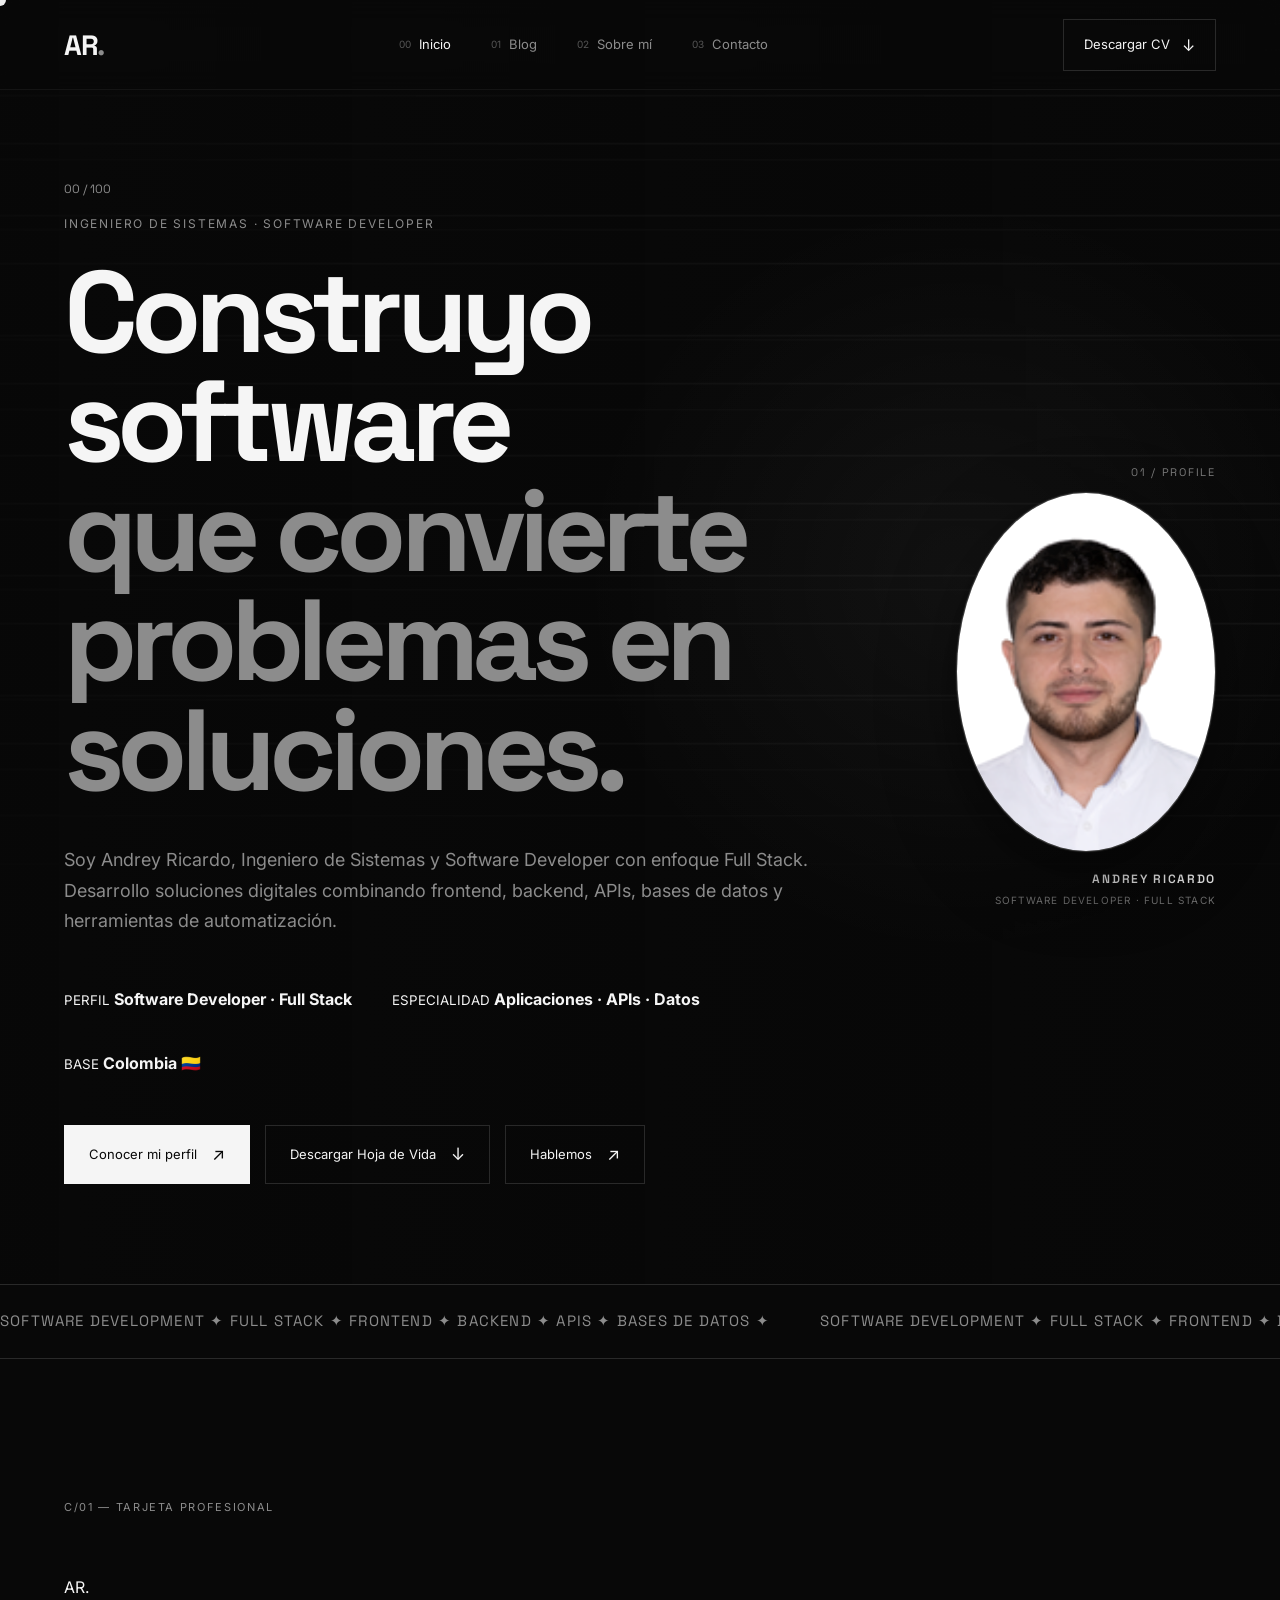
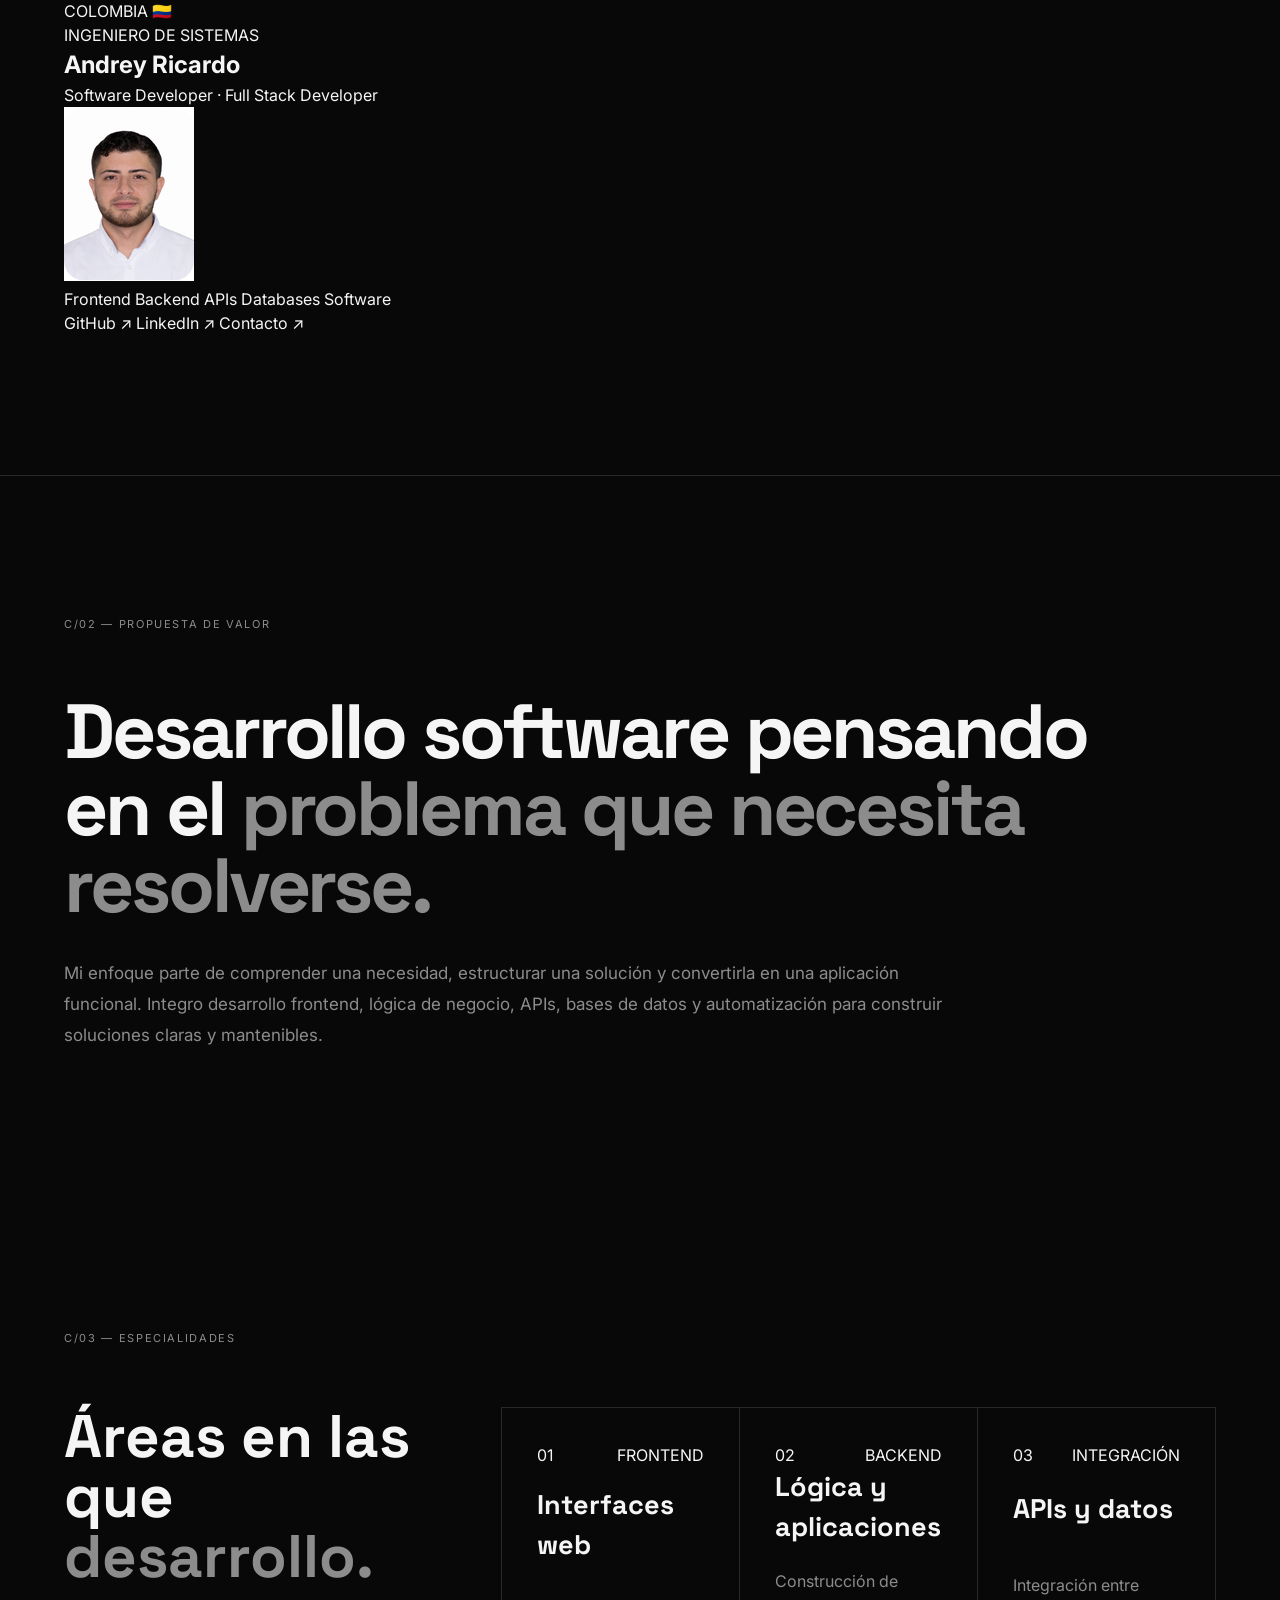
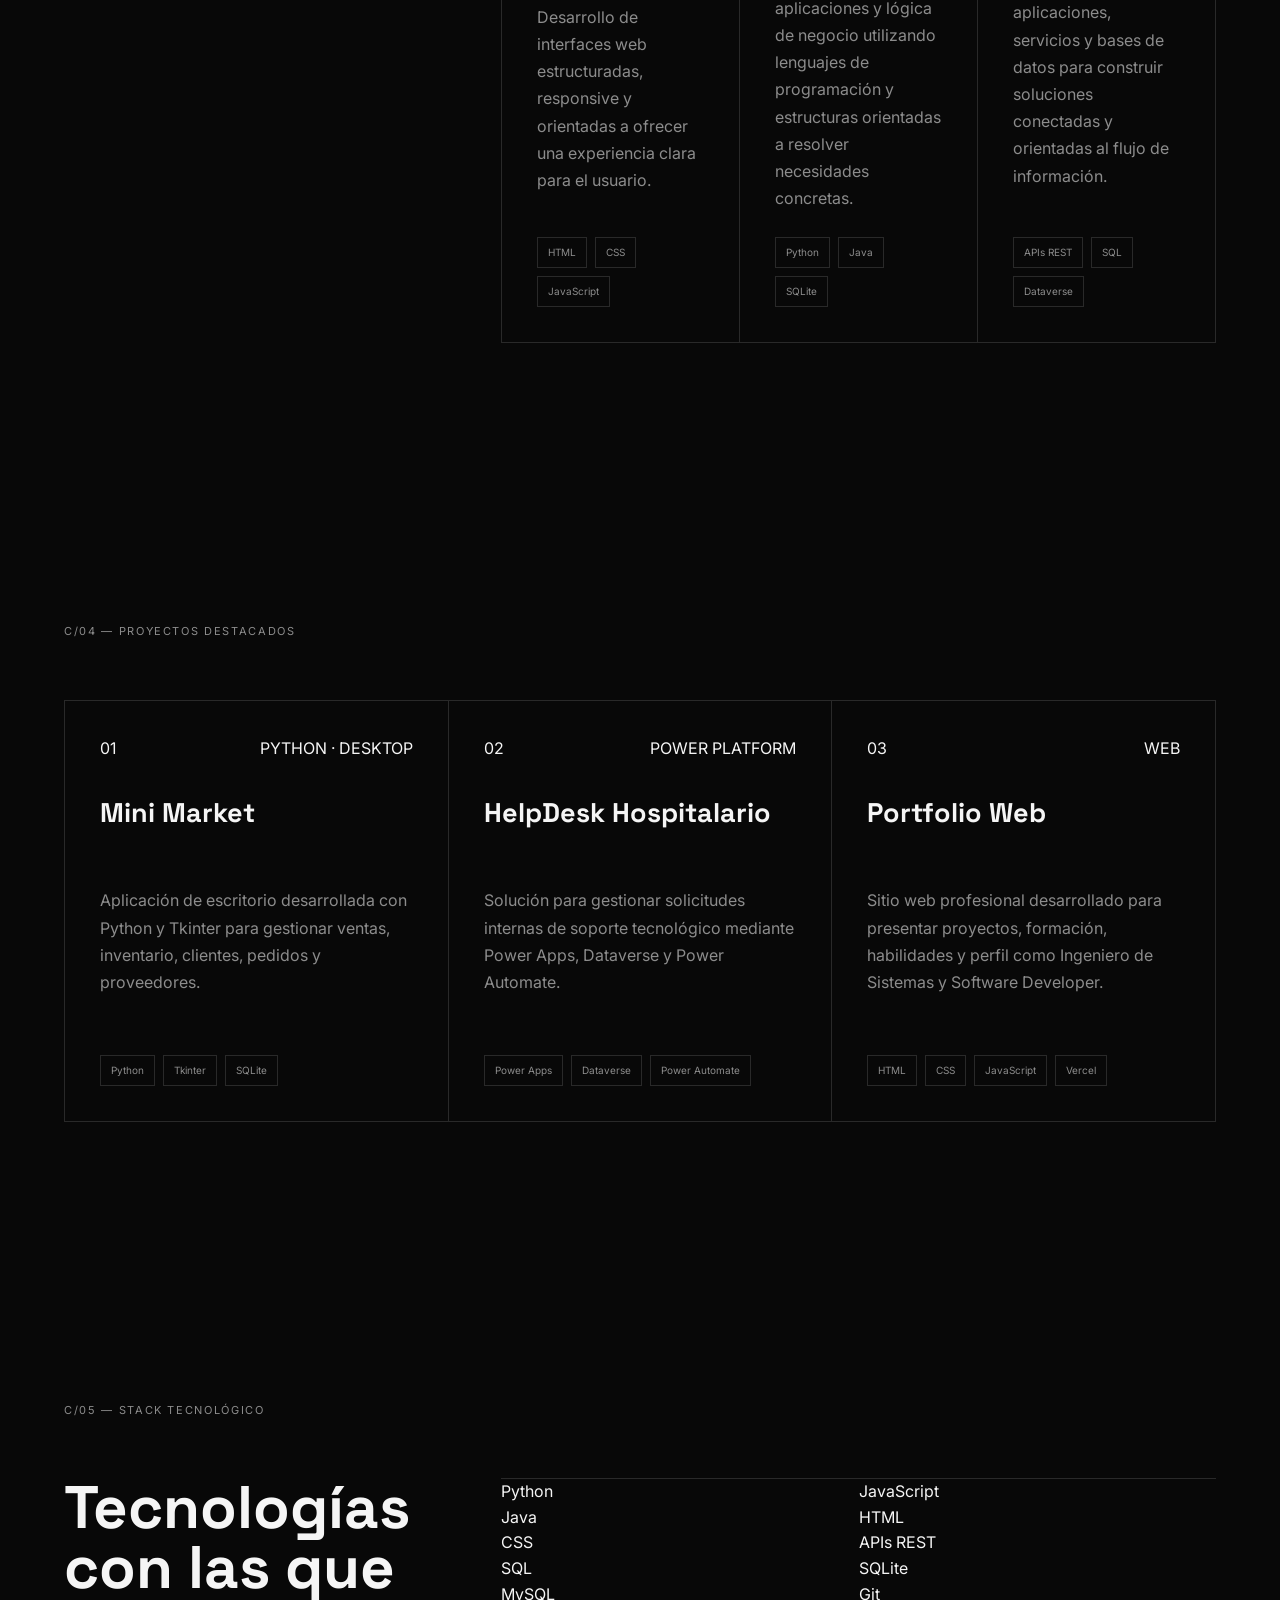
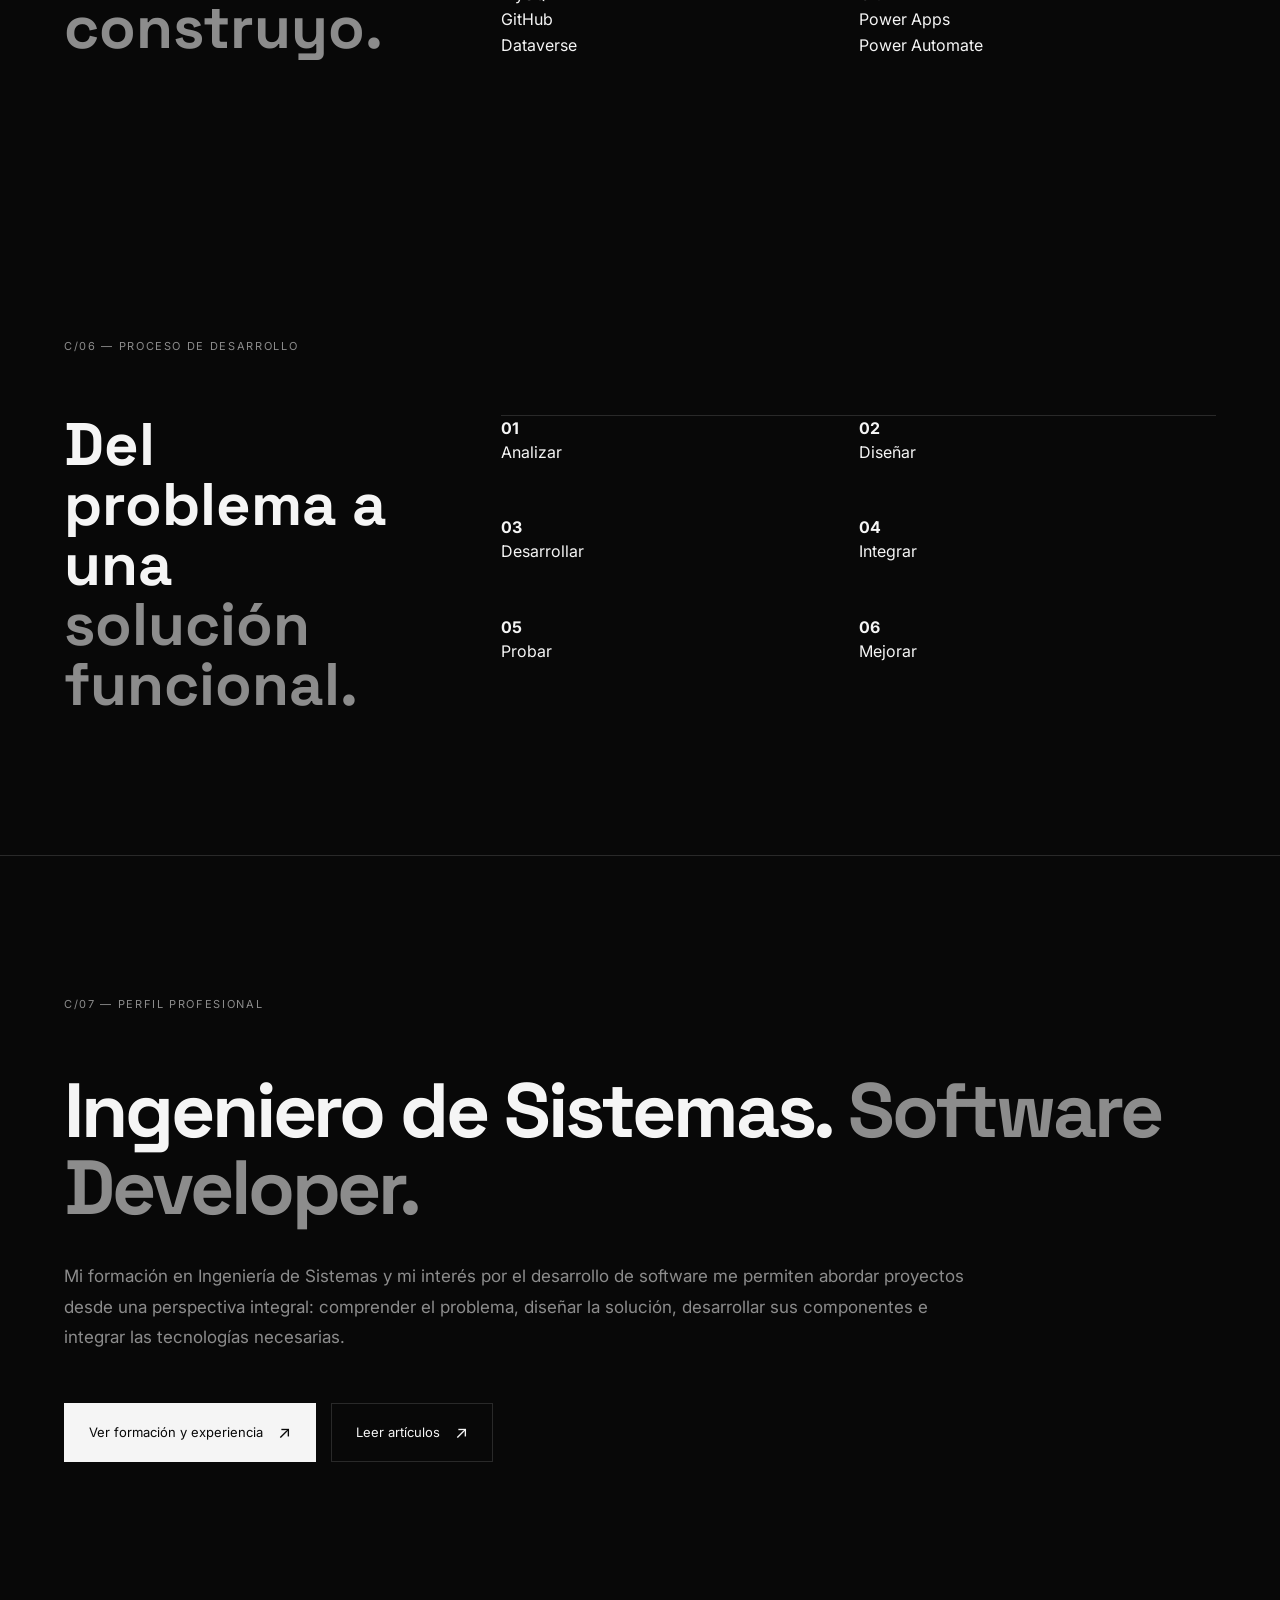
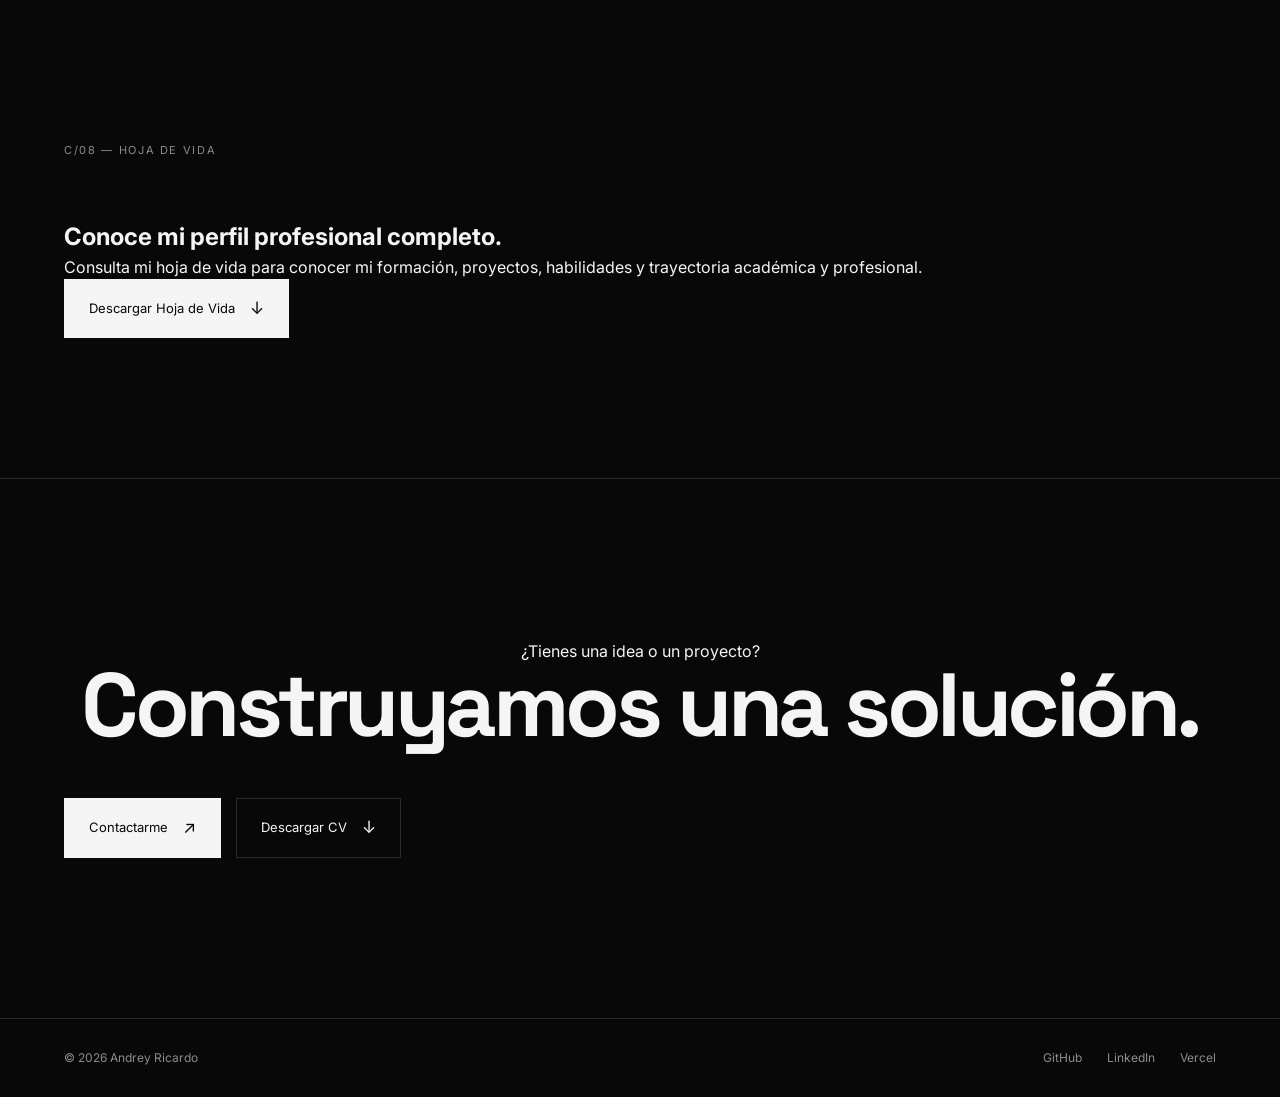
<file: index.html>
<!DOCTYPE html>

<html lang="es">

<head>

    <meta charset="UTF-8">

    <meta
        name="viewport"
        content="width=device-width, initial-scale=1.0"
    >

    <title>
        Andrey Ricardo | Ingeniero de Sistemas · Software Developer · Full Stack
    </title>

    <meta
        name="description"
        content="Portafolio profesional de Andrey Ricardo, Ingeniero de Sistemas, Software Developer y Full Stack Developer. Desarrollo de aplicaciones, APIs, bases de datos y soluciones digitales."
    >

    <meta name="author" content="Andrey Ricardo">
    <meta name="robots" content="index, follow">
    <meta name="language" content="Spanish">
    <meta name="theme-color" content="#080808">


    <!-- ================= CANONICAL ================= -->

    <link
        rel="canonical"
        href="https://andrey-portafolio.vercel.app/"
    >


    <!-- ================= FAVICON ================= -->

    <link
        rel="icon"
        type="image/svg+xml"
        href="assets/img/favicon.svg"
    >

    <link
        rel="icon"
        type="image/png"
        sizes="512x512"
        href="assets/img/favicon-512.png"
    >

    <link
        rel="icon"
        type="image/png"
        sizes="32x32"
        href="assets/img/favicon-32.png"
    >

    <link
        rel="icon"
        type="image/png"
        sizes="16x16"
        href="assets/img/favicon-16.png"
    >

    <link
        rel="alternate icon"
        href="assets/img/favicon.ico"
    >

    <link
        rel="apple-touch-icon"
        sizes="180x180"
        href="assets/img/favicon-180.png"
    >


    <!-- ================= OPEN GRAPH ================= -->

    <meta
        property="og:type"
        content="website"
    >

    <meta
        property="og:title"
        content="Andrey Ricardo | Ingeniero de Sistemas · Software Developer · Full Stack"
    >

    <meta
        property="og:description"
        content="Portafolio profesional de Andrey Ricardo. Desarrollo de software, aplicaciones Full Stack, APIs, bases de datos y soluciones digitales."
    >

    <meta
        property="og:url"
        content="https://andrey-portafolio.vercel.app/"
    >

    <meta
        property="og:site_name"
        content="Andrey Ricardo"
    >

    <meta
        property="og:locale"
        content="es_CO"
    >

    <meta
        property="og:image"
        content="https://andrey-portafolio.vercel.app/assets/img/og-image.png"
    >

    <meta
        property="og:image:width"
        content="1200"
    >

    <meta
        property="og:image:height"
        content="630"
    >

    <meta
        property="og:image:alt"
        content="Andrey Ricardo - Ingeniero de Sistemas y Software Developer"
    >


    <!-- ================= TWITTER / X ================= -->

    <meta
        name="twitter:card"
        content="summary_large_image"
    >

    <meta
        name="twitter:title"
        content="Andrey Ricardo | Ingeniero de Sistemas · Software Developer · Full Stack"
    >

    <meta
        name="twitter:description"
        content="Portafolio profesional de Andrey Ricardo. Desarrollo de software, aplicaciones Full Stack, APIs y bases de datos."
    >

    <meta
        name="twitter:image"
        content="https://andrey-portafolio.vercel.app/assets/img/og-image.png"
    >


    <!-- ================= TIPOGRAFÍA ================= -->

    <link
        rel="preconnect"
        href="https://fonts.googleapis.com"
    >

    <link
        rel="preconnect"
        href="https://fonts.gstatic.com"
        crossorigin
    >

    <link
        href="https://fonts.googleapis.com/css2?family=Inter:wght@400;500;600;700&family=Space+Grotesk:wght@400;500;600;700&display=swap"
        rel="stylesheet"
    >


    <!-- ================= CSS ================= -->

    <link
        rel="stylesheet"
        href="styles.css"
    >


    <!-- ================= DATOS ESTRUCTURADOS ================= -->

    <script type="application/ld+json">
    {
        "@context": "https://schema.org",
        "@type": "Person",
        "name": "Andrey Ricardo",
        "url": "https://andrey-portafolio.vercel.app/",
        "jobTitle": "Ingeniero de Sistemas · Software Developer · Full Stack Developer",
        "description": "Ingeniero de Sistemas y Software Developer enfocado en desarrollo Full Stack, aplicaciones web, APIs, bases de datos y soluciones digitales.",
        "address": {
            "@type": "PostalAddress",
            "addressCountry": "CO"
        },
        "sameAs": [
            "https://github.com/andrey300910",
            "https://www.linkedin.com/in/andrey-ricardo-silva-8a6061210",
            "https://www.instagram.com/andreyricardo30"
        ],
        "knowsAbout": [
            "Ingeniería de Software",
            "Desarrollo de Software",
            "Full Stack Development",
            "Frontend Development",
            "Backend Development",
            "Python",
            "JavaScript",
            "Java",
            "HTML",
            "CSS",
            "APIs REST",
            "Bases de Datos",
            "SQL",
            "Git",
            "GitHub",
            "Power Apps",
            "Dataverse",
            "Power Automate"
        ]
    }
    </script>

</head>


<body>


    <!-- ================= LLUVIA DIGITAL ================= -->

    <canvas
        id="digitalRain"
        class="digital-rain"
        aria-hidden="true"
    ></canvas>


    <!-- ================= CURSOR ================= -->

    <div
        class="cursor"
        aria-hidden="true"
    ></div>


    <!-- ================= HEADER ================= -->

    <header class="header">


        <a
            href="index.html"
            class="logo"
            aria-label="Andrey Ricardo - Inicio"
        >

            AR<span>.</span>

        </a>


        <nav
            class="nav"
            aria-label="Navegación principal"
        >

            <a
                href="index.html"
                class="nav-link active"
                aria-current="page"
            >

                <span>00</span>

                Inicio

            </a>


            <a
                href="blog.html"
                class="nav-link"
            >

                <span>01</span>

                Blog

            </a>


            <a
                href="sobre-mi.html"
                class="nav-link"
            >

                <span>02</span>

                Sobre mí

            </a>


            <a
                href="contacto.html"
                class="nav-link"
            >

                <span>03</span>

                Contacto

            </a>

        </nav>


        <a
            href="assets/cv/Hoja-de-Vida-Andrey-Ricardo.pdf"
            class="header-button"
            download="Hoja-de-Vida-Andrey-Ricardo.pdf"
        >

            Descargar CV

            <span>↓</span>

        </a>


        <button
            class="menu-button"
            id="menuButton"
            type="button"
            aria-label="Abrir menú"
            aria-controls="mobileMenu"
            aria-expanded="false"
        >

            ☰

        </button>

    </header>


    <!-- ================= MENU MOVIL ================= -->

    <div
        class="mobile-menu"
        id="mobileMenu"
        aria-label="Menú móvil"
    >

        <a href="index.html">
            00 — Inicio
        </a>

        <a href="blog.html">
            01 — Blog
        </a>

        <a href="sobre-mi.html">
            02 — Sobre mí
        </a>

        <a href="contacto.html">
            03 — Contacto
        </a>

        <a
            href="assets/cv/Hoja-de-Vida-Andrey-Ricardo.pdf"
            download="Hoja-de-Vida-Andrey-Ricardo.pdf"
        >

            ↓ — Descargar Hoja de Vida

        </a>

    </div>


    <!-- ================= CONTENIDO ================= -->

    <main>


        <!-- =====================================================
             HERO
        ====================================================== -->

        <section
            class="hero"
            aria-labelledby="hero-title"
        >


            <div
                class="hero-number"
                aria-hidden="true"
            >

                00 / 100

            </div>


            <!-- ================= CONTENIDO PRINCIPAL ================= -->

            <div class="hero-content">


                <p class="eyebrow">

                    INGENIERO DE SISTEMAS · SOFTWARE DEVELOPER

                </p>


                <h1 id="hero-title">

                    Construyo software

                    <span>

                        que convierte problemas en soluciones.

                    </span>

                </h1>


                <p class="hero-description">

                    Soy Andrey Ricardo, Ingeniero de Sistemas y Software Developer
                    con enfoque Full Stack. Desarrollo soluciones digitales
                    combinando frontend, backend, APIs, bases de datos y
                    herramientas de automatización.

                </p>


                <div class="hero-info">


                    <div>

                        <small>
                            PERFIL
                        </small>

                        <strong>
                            Software Developer · Full Stack
                        </strong>

                    </div>


                    <div>

                        <small>
                            ESPECIALIDAD
                        </small>

                        <strong>
                            Aplicaciones · APIs · Datos
                        </strong>

                    </div>


                    <div>

                        <small>
                            BASE
                        </small>

                        <strong>
                            Colombia 🇨🇴
                        </strong>

                    </div>


                </div>


                <div class="hero-buttons">


                    <a
                        href="sobre-mi.html"
                        class="button button-primary"
                    >

                        Conocer mi perfil

                        <span>↗</span>

                    </a>


                    <a
                        href="assets/cv/Hoja-de-Vida-Andrey-Ricardo.pdf"
                        class="button button-secondary"
                        download="Hoja-de-Vida-Andrey-Ricardo.pdf"
                    >

                        Descargar Hoja de Vida

                        <span>↓</span>

                    </a>


                    <a
                        href="contacto.html"
                        class="button button-secondary"
                    >

                        Hablemos

                        <span>↗</span>

                    </a>


                </div>


            </div>


            <!-- =================================================
                 PERFIL VISUAL
            ================================================== -->

            <div
                class="hero-profile"
                aria-label="Perfil profesional de Andrey Ricardo"
            >


                <div class="profile-photo-wrapper">


                    <div class="profile-photo-number">

                        01 / PROFILE

                    </div>


                    <div class="profile-photo-frame">


                        <img
                            src="assets/img/perfil-andrey.jpg"
                            alt="Andrey Ricardo - Ingeniero de Sistemas y Software Developer"
                            class="profile-photo"
                        >


                    </div>


                </div>


                <div class="profile-caption">


                    <span>
                        ANDREY RICARDO
                    </span>


                    <small>
                        SOFTWARE DEVELOPER · FULL STACK
                    </small>


                </div>


            </div>


        </section>


        <!-- =====================================================
             MARQUEE
        ====================================================== -->

        <section
            class="marquee"
            aria-label="Áreas de desarrollo"
        >

            <div class="marquee-content">


                <span>

                    SOFTWARE DEVELOPMENT ✦ FULL STACK ✦ FRONTEND ✦ BACKEND ✦ APIs ✦ BASES DE DATOS ✦

                </span>


                <span aria-hidden="true">

                    SOFTWARE DEVELOPMENT ✦ FULL STACK ✦ FRONTEND ✦ BACKEND ✦ APIs ✦ BASES DE DATOS ✦

                </span>


            </div>

        </section>


        <!-- =====================================================
             TARJETA PROFESIONAL
        ====================================================== -->

        <section
            class="section professional-card-section"
            aria-labelledby="professional-card-title"
        >


            <div class="section-label">

                C/01 — TARJETA PROFESIONAL

            </div>


            <div class="professional-card-wrapper">


                <article class="professional-card">


                    <div class="professional-card-header">


                        <div class="professional-card-brand">

                            AR<span>.</span>

                        </div>


                        <span>
                            COLOMBIA 🇨🇴
                        </span>


                    </div>


                    <div class="professional-card-main">


                        <div class="professional-card-information">


                            <p class="professional-card-label">

                                INGENIERO DE SISTEMAS

                            </p>


                            <h2 id="professional-card-title">

                                Andrey Ricardo

                            </h2>


                            <p>

                                Software Developer · Full Stack Developer

                            </p>


                        </div>


                        <div class="professional-card-avatar">


                            <img
                                src="assets/img/perfil-andrey.jpg"
                                alt="Fotografía profesional de Andrey Ricardo"
                            >


                        </div>


                    </div>


                    <div class="professional-card-divider"></div>


                    <div class="professional-card-skills">

                        <span>
                            Frontend
                        </span>

                        <span>
                            Backend
                        </span>

                        <span>
                            APIs
                        </span>

                        <span>
                            Databases
                        </span>

                        <span>
                            Software
                        </span>

                    </div>


                    <div class="professional-card-footer">


                        <a
                            href="https://github.com/andrey300910"
                            target="_blank"
                            rel="noopener noreferrer"
                        >
                            GitHub ↗
                        </a>


                        <a
                            href="https://www.linkedin.com/in/andrey-ricardo-silva-8a6061210"
                            target="_blank"
                            rel="noopener noreferrer"
                        >
                            LinkedIn ↗
                        </a>


                        <a href="contacto.html">

                            Contacto ↗

                        </a>


                    </div>


                </article>


            </div>

        </section>


        <!-- =====================================================
             PROPUESTA DE VALOR
        ====================================================== -->

        <section
            class="section manifesto"
            aria-labelledby="manifesto-title"
        >


            <div class="section-label">

                C/02 — PROPUESTA DE VALOR

            </div>


            <div class="manifesto-content">


                <h2 id="manifesto-title">

                    Desarrollo software pensando en el

                    <span>

                        problema que necesita resolverse.

                    </span>

                </h2>


                <p>

                    Mi enfoque parte de comprender una necesidad, estructurar
                    una solución y convertirla en una aplicación funcional.
                    Integro desarrollo frontend, lógica de negocio, APIs,
                    bases de datos y automatización para construir soluciones
                    claras y mantenibles.

                </p>


            </div>

        </section>


        <!-- =====================================================
             ESPECIALIDADES
        ====================================================== -->

        <section
            class="section"
            aria-labelledby="specialties-title"
        >


            <div class="section-label">

                C/03 — ESPECIALIDADES

            </div>


            <div class="stack-content">


                <h2 id="specialties-title">

                    Áreas en las que

                    <span>
                        desarrollo.
                    </span>

                </h2>


                <div class="projects-grid">


                    <article class="project-card">


                        <div class="project-top">

                            <span>
                                01
                            </span>

                            <span>
                                FRONTEND
                            </span>

                        </div>


                        <h3>
                            Interfaces web
                        </h3>


                        <p>

                            Desarrollo de interfaces web estructuradas,
                            responsive y orientadas a ofrecer una experiencia
                            clara para el usuario.

                        </p>


                        <div class="project-tags">

                            <span>HTML</span>

                            <span>CSS</span>

                            <span>JavaScript</span>

                        </div>


                    </article>


                    <article class="project-card">


                        <div class="project-top">

                            <span>
                                02
                            </span>

                            <span>
                                BACKEND
                            </span>

                        </div>


                        <h3>
                            Lógica y aplicaciones
                        </h3>


                        <p>

                            Construcción de aplicaciones y lógica de negocio
                            utilizando lenguajes de programación y estructuras
                            orientadas a resolver necesidades concretas.

                        </p>


                        <div class="project-tags">

                            <span>Python</span>

                            <span>Java</span>

                            <span>SQLite</span>

                        </div>


                    </article>


                    <article class="project-card">


                        <div class="project-top">

                            <span>
                                03
                            </span>

                            <span>
                                INTEGRACIÓN
                            </span>

                        </div>


                        <h3>
                            APIs y datos
                        </h3>


                        <p>

                            Integración entre aplicaciones, servicios y bases
                            de datos para construir soluciones conectadas y
                            orientadas al flujo de información.

                        </p>


                        <div class="project-tags">

                            <span>APIs REST</span>

                            <span>SQL</span>

                            <span>Dataverse</span>

                        </div>


                    </article>


                </div>


            </div>

        </section>


        <!-- =====================================================
             PROYECTOS
        ====================================================== -->

        <section
            class="section projects"
            aria-labelledby="projects-title"
        >


            <div
                class="section-label"
                id="projects-title"
            >

                C/04 — PROYECTOS DESTACADOS

            </div>


            <div class="projects-grid">


                <!-- PROYECTO 01 -->

                <article class="project-card">


                    <div class="project-top">

                        <span>
                            01
                        </span>

                        <span>
                            PYTHON · DESKTOP
                        </span>

                    </div>


                    <h3>
                        Mini Market
                    </h3>


                    <p>

                        Aplicación de escritorio desarrollada con Python
                        y Tkinter para gestionar ventas, inventario,
                        clientes, pedidos y proveedores.

                    </p>


                    <div class="project-tags">

                        <span>
                            Python
                        </span>

                        <span>
                            Tkinter
                        </span>

                        <span>
                            SQLite
                        </span>

                    </div>


                </article>


                <!-- PROYECTO 02 -->

                <article class="project-card">


                    <div class="project-top">

                        <span>
                            02
                        </span>

                        <span>
                            POWER PLATFORM
                        </span>

                    </div>


                    <h3>
                        HelpDesk Hospitalario
                    </h3>


                    <p>

                        Solución para gestionar solicitudes internas
                        de soporte tecnológico mediante Power Apps,
                        Dataverse y Power Automate.

                    </p>


                    <div class="project-tags">

                        <span>
                            Power Apps
                        </span>

                        <span>
                            Dataverse
                        </span>

                        <span>
                            Power Automate
                        </span>

                    </div>


                </article>


                <!-- PROYECTO 03 -->

                <article class="project-card">


                    <div class="project-top">

                        <span>
                            03
                        </span>

                        <span>
                            WEB
                        </span>

                    </div>


                    <h3>
                        Portfolio Web
                    </h3>


                    <p>

                        Sitio web profesional desarrollado para presentar
                        proyectos, formación, habilidades y perfil como
                        Ingeniero de Sistemas y Software Developer.

                    </p>


                    <div class="project-tags">

                        <span>
                            HTML
                        </span>

                        <span>
                            CSS
                        </span>

                        <span>
                            JavaScript
                        </span>

                        <span>
                            Vercel
                        </span>

                    </div>


                </article>


            </div>

        </section>


        <!-- =====================================================
             STACK
        ====================================================== -->

        <section
            class="section stack"
            aria-labelledby="stack-title"
        >


            <div class="section-label">

                C/05 — STACK TECNOLÓGICO

            </div>


            <div class="stack-content">


                <h2 id="stack-title">

                    Tecnologías con las que

                    <span>
                        construyo.
                    </span>

                </h2>


                <div class="stack-grid">

                    <div>Python</div>

                    <div>JavaScript</div>

                    <div>Java</div>

                    <div>HTML</div>

                    <div>CSS</div>

                    <div>APIs REST</div>

                    <div>SQL</div>

                    <div>SQLite</div>

                    <div>MySQL</div>

                    <div>Git</div>

                    <div>GitHub</div>

                    <div>Power Apps</div>

                    <div>Dataverse</div>

                    <div>Power Automate</div>

                </div>


            </div>

        </section>


        <!-- =====================================================
             PROCESO
        ====================================================== -->

        <section
            class="section"
            aria-labelledby="process-title"
        >


            <div class="section-label">

                C/06 — PROCESO DE DESARROLLO

            </div>


            <div class="stack-content">


                <h2 id="process-title">

                    Del problema a una

                    <span>
                        solución funcional.
                    </span>

                </h2>


                <div class="stack-grid">


                    <div>

                        <strong>01</strong>

                        <br>

                        Analizar

                    </div>


                    <div>

                        <strong>02</strong>

                        <br>

                        Diseñar

                    </div>


                    <div>

                        <strong>03</strong>

                        <br>

                        Desarrollar

                    </div>


                    <div>

                        <strong>04</strong>

                        <br>

                        Integrar

                    </div>


                    <div>

                        <strong>05</strong>

                        <br>

                        Probar

                    </div>


                    <div>

                        <strong>06</strong>

                        <br>

                        Mejorar

                    </div>


                </div>


            </div>

        </section>


        <!-- =====================================================
             PERFIL PROFESIONAL
        ====================================================== -->

        <section
            class="section manifesto"
            aria-labelledby="profile-title"
        >


            <div class="section-label">

                C/07 — PERFIL PROFESIONAL

            </div>


            <div class="manifesto-content">


                <h2 id="profile-title">

                    Ingeniero de Sistemas.

                    <span>
                        Software Developer.
                    </span>

                </h2>


                <p>

                    Mi formación en Ingeniería de Sistemas y mi interés por
                    el desarrollo de software me permiten abordar proyectos
                    desde una perspectiva integral: comprender el problema,
                    diseñar la solución, desarrollar sus componentes e
                    integrar las tecnologías necesarias.

                </p>


                <div class="hero-buttons">


                    <a
                        href="sobre-mi.html"
                        class="button button-primary"
                    >

                        Ver formación y experiencia

                        <span>↗</span>

                    </a>


                    <a
                        href="blog.html"
                        class="button button-secondary"
                    >

                        Leer artículos

                        <span>↗</span>

                    </a>


                </div>


            </div>

        </section>


        <!-- =====================================================
             HOJA DE VIDA
        ====================================================== -->

        <section
            class="section"
            aria-labelledby="cv-title"
        >


            <div class="section-label">

                C/08 — HOJA DE VIDA

            </div>


            <div class="manifesto-content">


                <h2 id="cv-title">

                    Conoce mi perfil

                    <span>
                        profesional completo.
                    </span>

                </h2>


                <p>

                    Consulta mi hoja de vida para conocer mi formación,
                    proyectos, habilidades y trayectoria académica y
                    profesional.

                </p>


                <a
                    href="assets/cv/Hoja-de-Vida-Andrey-Ricardo.pdf"
                    class="button button-primary"
                    download="Hoja-de-Vida-Andrey-Ricardo.pdf"
                >

                    Descargar Hoja de Vida

                    <span>↓</span>

                </a>


            </div>

        </section>


        <!-- =====================================================
             CTA
        ====================================================== -->

        <section
            class="cta"
            aria-labelledby="cta-title"
        >


            <p>
                ¿Tienes una idea o un proyecto?
            </p>


            <h2 id="cta-title">

                Construyamos una solución.

            </h2>


            <div class="hero-buttons">


                <a
                    href="contacto.html"
                    class="button button-primary"
                >

                    Contactarme

                    <span>↗</span>

                </a>


                <a
                    href="assets/cv/Hoja-de-Vida-Andrey-Ricardo.pdf"
                    class="button button-secondary"
                    download="Hoja-de-Vida-Andrey-Ricardo.pdf"
                >

                    Descargar CV

                    <span>↓</span>

                </a>


            </div>


        </section>


    </main>


    <!-- =====================================================
         FOOTER
    ====================================================== -->

    <footer class="footer">


        <div>

            © 2026 Andrey Ricardo

        </div>


        <div class="footer-links">


            <a
                href="https://github.com/andrey300910"
                target="_blank"
                rel="noopener noreferrer"
                aria-label="GitHub de Andrey Ricardo"
            >

                GitHub

            </a>


            <a
                href="https://www.linkedin.com/in/andrey-ricardo-silva-8a6061210"
                target="_blank"
                rel="noopener noreferrer"
                aria-label="LinkedIn de Andrey Ricardo"
            >

                LinkedIn

            </a>


            <a
                href="https://vercel.com/andrey300910s-projects"
                target="_blank"
                rel="noopener noreferrer"
                aria-label="Perfil de Vercel de Andrey Ricardo"
            >

                Vercel

            </a>


        </div>


    </footer>


    <!-- =====================================================
         JAVASCRIPT
    ====================================================== -->

    <script src="script.js"></script>


</body>

</html>
</file>
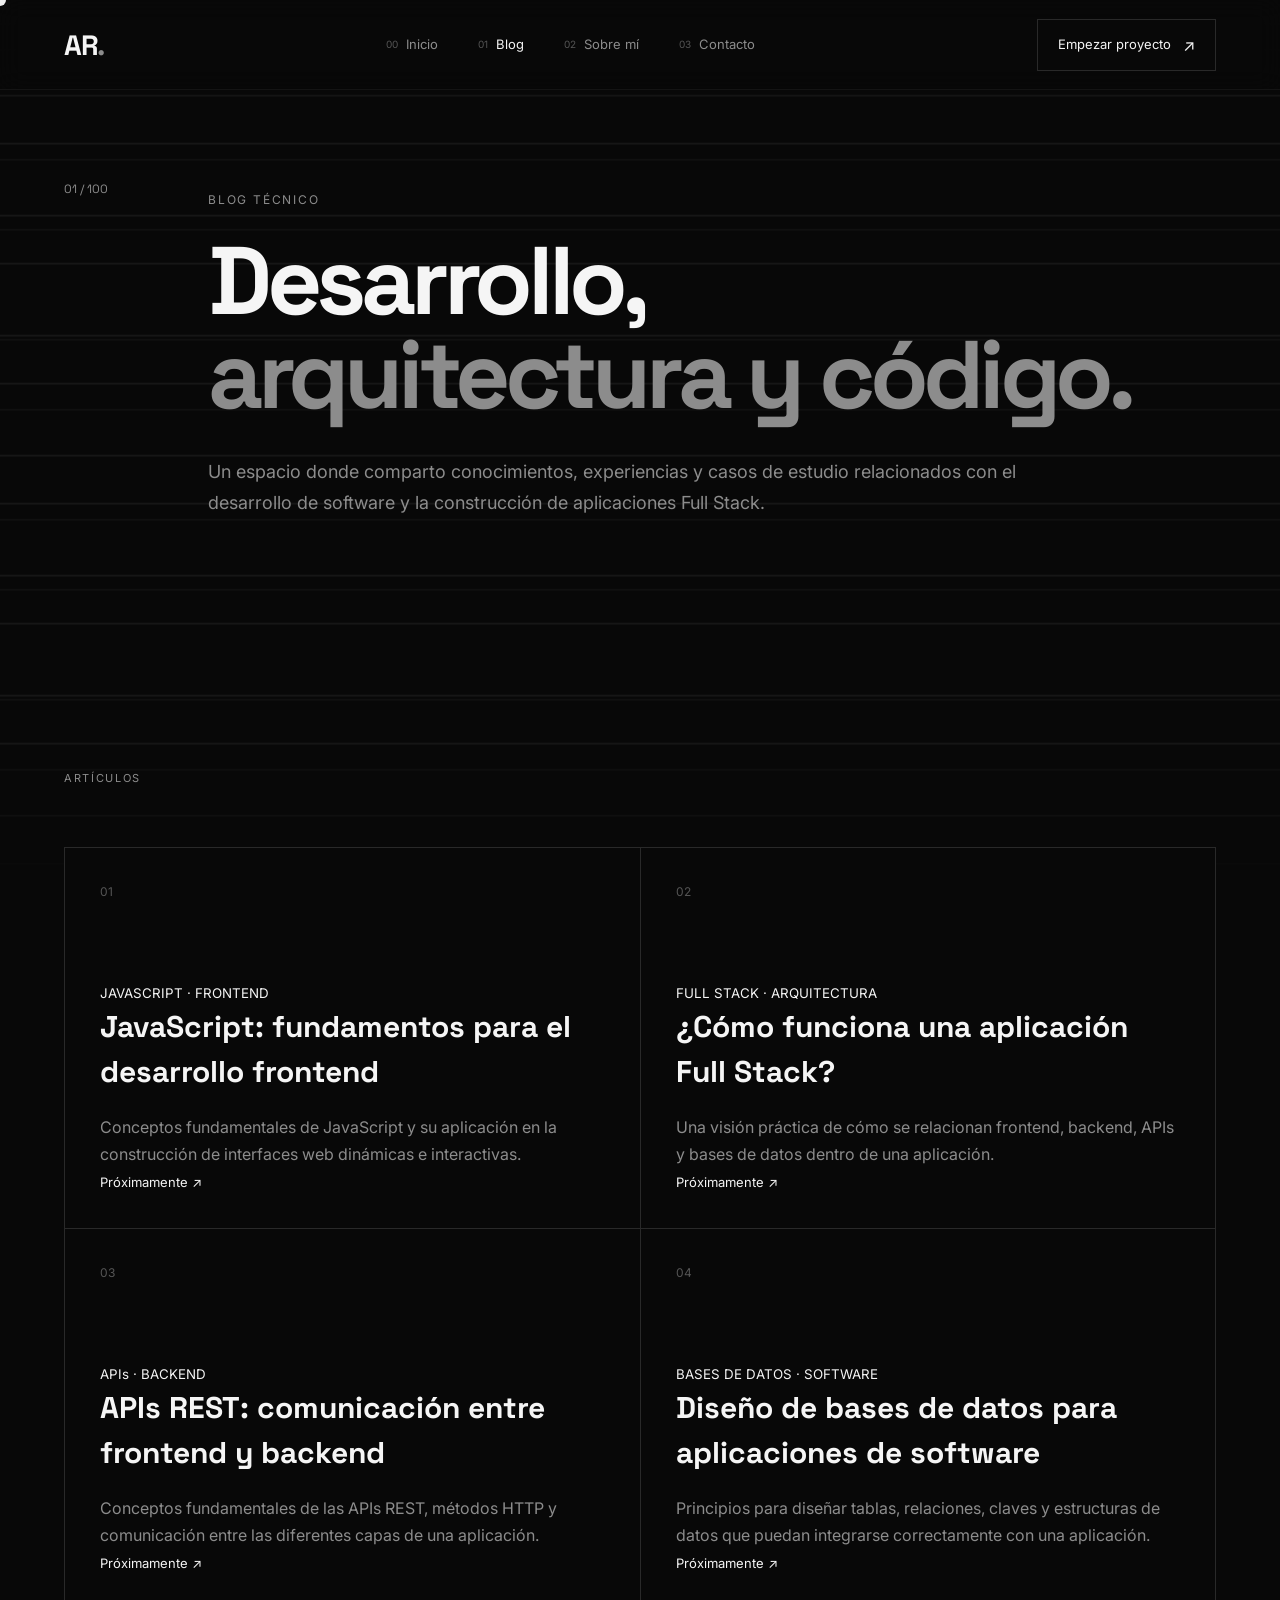
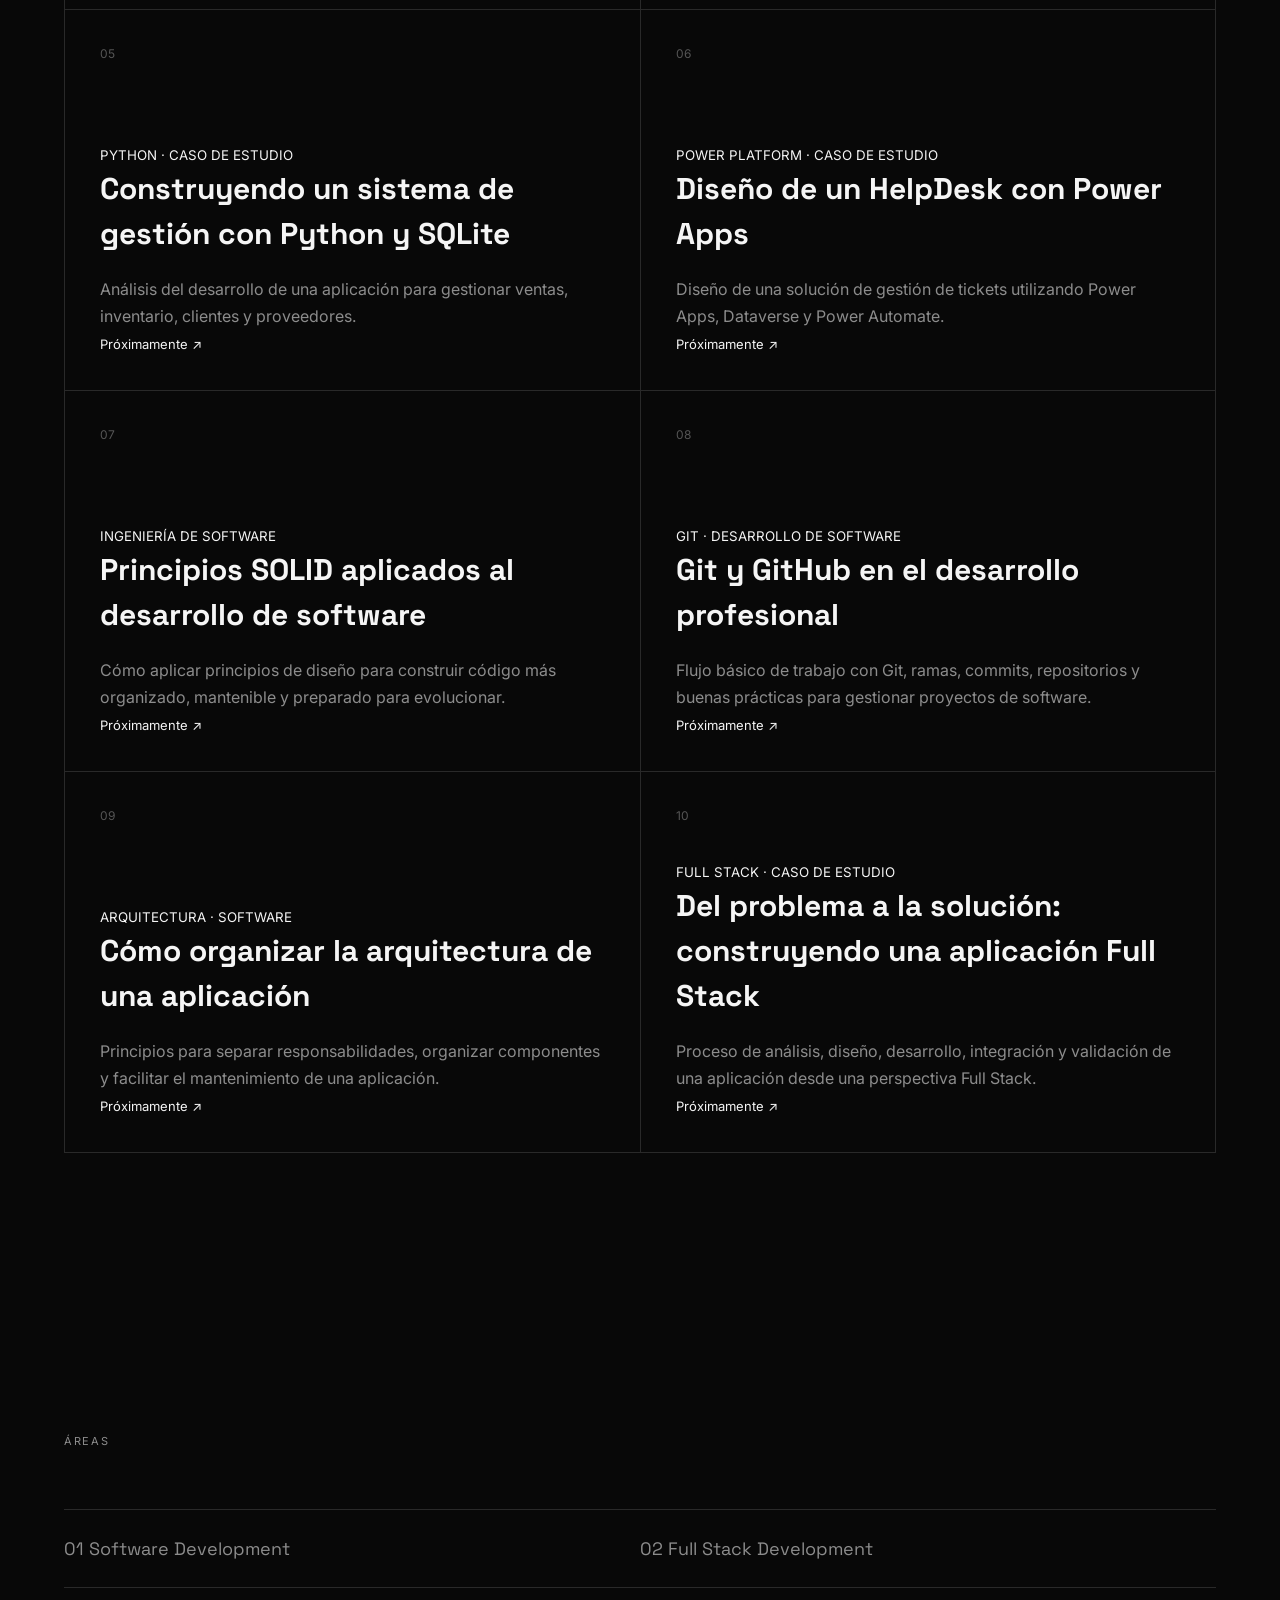
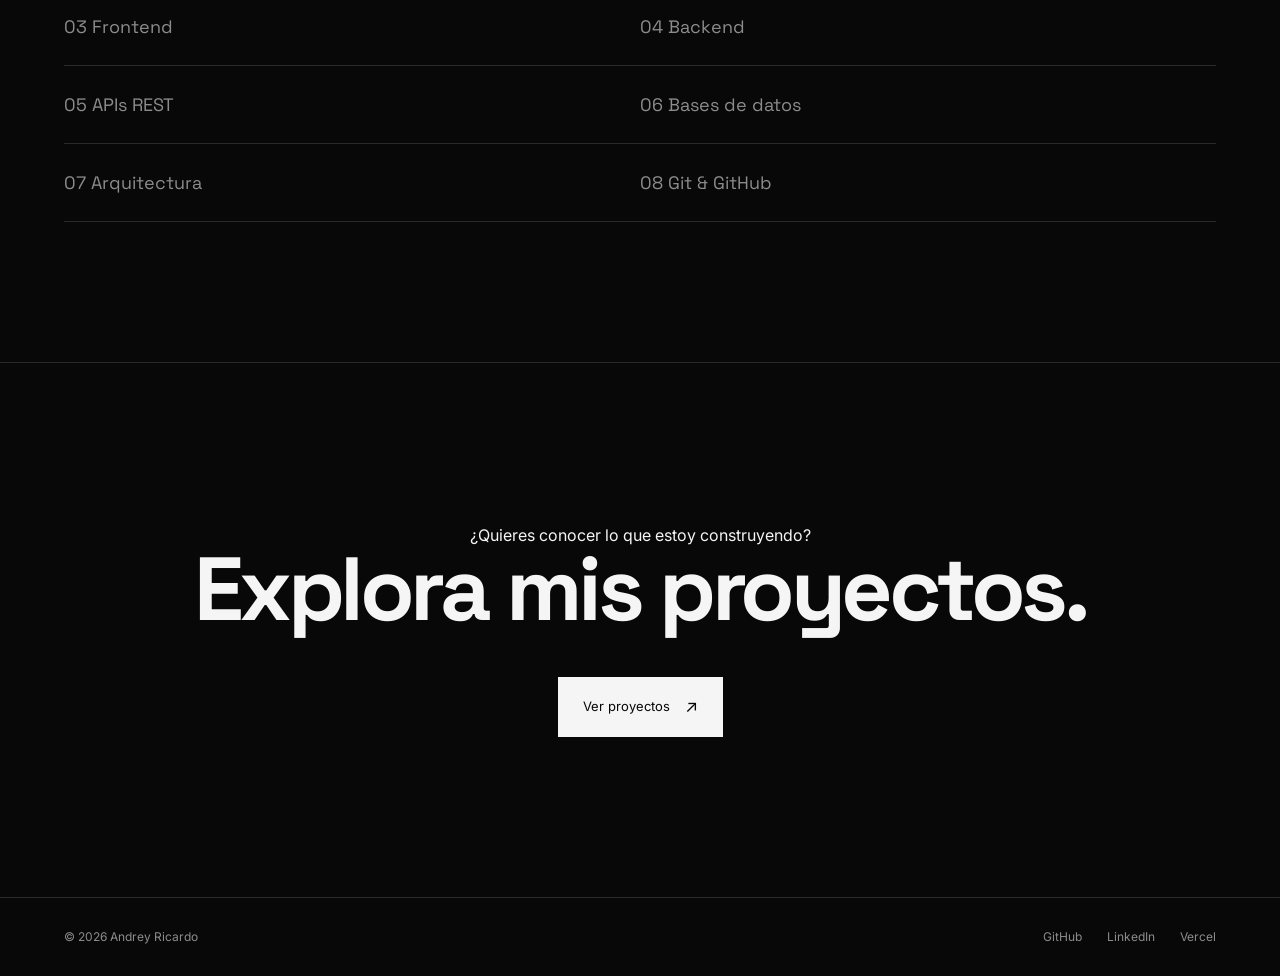
<file: blog.html>
<!DOCTYPE html>

<html lang="es">

<head>

    <meta charset="UTF-8">

    <meta
        name="viewport"
        content="width=device-width, initial-scale=1.0"
    >

    <title>Blog | Andrey Ricardo · Software Developer · Full Stack</title>

    <meta
        name="description"
        content="Blog técnico de Andrey Ricardo, Ingeniero de Sistemas y Software Developer. Desarrollo Full Stack, frontend, backend, APIs, bases de datos, arquitectura y casos de estudio."
    >

    <meta
        name="author"
        content="Andrey Ricardo"
    >

    <meta
        name="robots"
        content="index, follow"
    >

    <meta
        name="language"
        content="Spanish"
    >

    <meta
        name="theme-color"
        content="#080808"
    >


    <!-- ================= CANONICAL ================= -->

    <link
        rel="canonical"
        href="https://andrey-portafolio.vercel.app/blog.html"
    >


    <!-- ================= FAVICON ================= -->

    <link
        rel="icon"
        type="image/svg+xml"
        href="assets/img/favicon.svg"
    >

    <link
        rel="icon"
        type="image/png"
        sizes="512x512"
        href="assets/img/favicon-512.png"
    >

    <link
        rel="icon"
        type="image/png"
        sizes="32x32"
        href="assets/img/favicon-32.png"
    >

    <link
        rel="icon"
        type="image/png"
        sizes="16x16"
        href="assets/img/favicon-16.png"
    >

    <link
        rel="alternate icon"
        href="assets/img/favicon.ico"
    >

    <link
        rel="apple-touch-icon"
        sizes="180x180"
        href="assets/img/favicon-180.png"
    >


    <!-- ================= OPEN GRAPH ================= -->

    <meta
        property="og:type"
        content="website"
    >

    <meta
        property="og:title"
        content="Blog | Andrey Ricardo · Software Developer · Full Stack"
    >

    <meta
        property="og:description"
        content="Artículos técnicos sobre desarrollo de software, frontend, backend, APIs, bases de datos, arquitectura y desarrollo Full Stack."
    >

    <meta
        property="og:url"
        content="https://andrey-portafolio.vercel.app/blog.html"
    >

    <meta
        property="og:site_name"
        content="Andrey Ricardo"
    >

    <meta
        property="og:locale"
        content="es_CO"
    >

    <meta
        property="og:image"
        content="https://andrey-portafolio.vercel.app/assets/img/og-image.png"
    >

    <meta
        property="og:image:width"
        content="1200"
    >

    <meta
        property="og:image:height"
        content="630"
    >

    <meta
        property="og:image:alt"
        content="Andrey Ricardo - Software Developer · Full Stack"
    >


    <!-- ================= TWITTER / X ================= -->

    <meta
        name="twitter:card"
        content="summary_large_image"
    >

    <meta
        name="twitter:title"
        content="Blog | Andrey Ricardo · Software Developer · Full Stack"
    >

    <meta
        name="twitter:description"
        content="Artículos técnicos sobre desarrollo de software, frontend, backend, APIs, bases de datos, arquitectura y desarrollo Full Stack."
    >

    <meta
        name="twitter:image"
        content="https://andrey-portafolio.vercel.app/assets/img/og-image.png"
    >


    <!-- ================= TIPOGRAFÍAS ================= -->

    <link
        rel="preconnect"
        href="https://fonts.googleapis.com"
    >

    <link
        rel="preconnect"
        href="https://fonts.gstatic.com"
        crossorigin
    >

    <link
        href="https://fonts.googleapis.com/css2?family=Inter:wght@400;500;600;700&family=Space+Grotesk:wght@400;500;600;700&display=swap"
        rel="stylesheet"
    >


    <!-- ================= CSS ================= -->

    <link
        rel="stylesheet"
        href="styles.css"
    >

</head>


<body>

    <!-- ================= CURSOR ================= -->

    <div
        class="cursor"
        aria-hidden="true"
    ></div>


    <!-- ================= HEADER ================= -->

    <header class="header">

        <a
            href="index.html"
            class="logo"
            aria-label="Andrey Ricardo - Inicio"
        >
            AR<span>.</span>
        </a>


        <nav
            class="nav"
            aria-label="Navegación principal"
        >

            <a
                href="index.html"
                class="nav-link"
            >
                <span>00</span> Inicio
            </a>


            <a
                href="blog.html"
                class="nav-link active"
                aria-current="page"
            >
                <span>01</span> Blog
            </a>


            <a
                href="sobre-mi.html"
                class="nav-link"
            >
                <span>02</span> Sobre mí
            </a>


            <a
                href="contacto.html"
                class="nav-link"
            >
                <span>03</span> Contacto
            </a>

        </nav>


        <a
            href="contacto.html"
            class="header-button"
        >
            Empezar proyecto
            <span>↗</span>
        </a>


        <button
            class="menu-button"
            id="menuButton"
            type="button"
            aria-label="Abrir menú de navegación"
            aria-controls="mobileMenu"
            aria-expanded="false"
        >
            ☰
        </button>

    </header>


    <!-- ================= MENU MOVIL ================= -->

    <div
        class="mobile-menu"
        id="mobileMenu"
    >

        <a href="index.html">
            00 — Inicio
        </a>

        <a href="blog.html">
            01 — Blog
        </a>

        <a href="sobre-mi.html">
            02 — Sobre mí
        </a>

        <a href="contacto.html">
            03 — Contacto
        </a>

    </div>


    <!-- ================= CONTENIDO ================= -->

    <main>


        <!-- ================= HERO ================= -->

        <section class="page-hero">

            <div class="hero-number">
                01 / 100
            </div>


            <div class="page-hero-content">

                <p class="eyebrow">
                    BLOG TÉCNICO
                </p>


                <h1>
                    Desarrollo,
                    <span>arquitectura y código.</span>
                </h1>


                <p class="page-hero-description">
                    Un espacio donde comparto conocimientos, experiencias y casos de estudio relacionados con el desarrollo de software y la construcción de aplicaciones Full Stack.
                </p>

            </div>

        </section>


        <!-- ================= ARTÍCULOS ================= -->

        <section class="section">

            <div class="section-label">
                ARTÍCULOS
            </div>


            <div class="blog-grid">


                <!-- ================= ARTÍCULO 01 ================= -->

                <article class="blog-card">

                    <div class="blog-number">
                        01
                    </div>


                    <div class="blog-content">

                        <small>
                            JAVASCRIPT · FRONTEND
                        </small>


                        <h2>
                            JavaScript: fundamentos para el desarrollo
                            frontend
                        </h2>


                        <p>
                            Conceptos fundamentales de JavaScript y su
                            aplicación en la construcción de interfaces
                            web dinámicas e interactivas.
                        </p>


                        <span class="read-more">
                            Próximamente ↗
                        </span>

                    </div>

                </article>


                <!-- ================= ARTÍCULO 02 ================= -->

                <article class="blog-card">

                    <div class="blog-number">
                        02
                    </div>


                    <div class="blog-content">

                        <small>
                            FULL STACK · ARQUITECTURA
                        </small>


                        <h2>
                            ¿Cómo funciona una aplicación Full Stack?
                        </h2>


                        <p>
                            Una visión práctica de cómo se relacionan
                            frontend, backend, APIs y bases de datos
                            dentro de una aplicación.
                        </p>


                        <span class="read-more">
                            Próximamente ↗
                        </span>

                    </div>

                </article>


                <!-- ================= ARTÍCULO 03 ================= -->

                <article class="blog-card">

                    <div class="blog-number">
                        03
                    </div>


                    <div class="blog-content">

                        <small>
                            APIs · BACKEND
                        </small>


                        <h2>
                            APIs REST: comunicación entre frontend
                            y backend
                        </h2>


                        <p>
                            Conceptos fundamentales de las APIs REST,
                            métodos HTTP y comunicación entre las
                            diferentes capas de una aplicación.
                        </p>


                        <span class="read-more">
                            Próximamente ↗
                        </span>

                    </div>

                </article>


                <!-- ================= ARTÍCULO 04 ================= -->

                <article class="blog-card">

                    <div class="blog-number">
                        04
                    </div>


                    <div class="blog-content">

                        <small>
                            BASES DE DATOS · SOFTWARE
                        </small>


                        <h2>
                            Diseño de bases de datos para aplicaciones
                            de software
                        </h2>


                        <p>
                            Principios para diseñar tablas, relaciones,
                            claves y estructuras de datos que puedan
                            integrarse correctamente con una aplicación.
                        </p>


                        <span class="read-more">
                            Próximamente ↗
                        </span>

                    </div>

                </article>


                <!-- ================= ARTÍCULO 05 ================= -->

                <article class="blog-card">

                    <div class="blog-number">
                        05
                    </div>


                    <div class="blog-content">

                        <small>
                            PYTHON · CASO DE ESTUDIO
                        </small>


                        <h2>
                            Construyendo un sistema de gestión con
                            Python y SQLite
                        </h2>


                        <p>
                            Análisis del desarrollo de una aplicación
                            para gestionar ventas, inventario, clientes
                            y proveedores.
                        </p>


                        <span class="read-more">
                            Próximamente ↗
                        </span>

                    </div>

                </article>


                <!-- ================= ARTÍCULO 06 ================= -->

                <article class="blog-card">

                    <div class="blog-number">
                        06
                    </div>


                    <div class="blog-content">

                        <small>
                            POWER PLATFORM · CASO DE ESTUDIO
                        </small>


                        <h2>
                            Diseño de un HelpDesk con Power Apps
                        </h2>


                        <p>
                            Diseño de una solución de gestión de tickets
                            utilizando Power Apps, Dataverse y
                            Power Automate.
                        </p>


                        <span class="read-more">
                            Próximamente ↗
                        </span>

                    </div>

                </article>


                <!-- ================= ARTÍCULO 07 ================= -->

                <article class="blog-card">

                    <div class="blog-number">
                        07
                    </div>


                    <div class="blog-content">

                        <small>
                            INGENIERÍA DE SOFTWARE
                        </small>


                        <h2>
                            Principios SOLID aplicados al desarrollo
                            de software
                        </h2>


                        <p>
                            Cómo aplicar principios de diseño para
                            construir código más organizado, mantenible
                            y preparado para evolucionar.
                        </p>


                        <span class="read-more">
                            Próximamente ↗
                        </span>

                    </div>

                </article>


                <!-- ================= ARTÍCULO 08 ================= -->

                <article class="blog-card">

                    <div class="blog-number">
                        08
                    </div>


                    <div class="blog-content">

                        <small>
                            GIT · DESARROLLO DE SOFTWARE
                        </small>


                        <h2>
                            Git y GitHub en el desarrollo profesional
                        </h2>


                        <p>
                            Flujo básico de trabajo con Git, ramas,
                            commits, repositorios y buenas prácticas
                            para gestionar proyectos de software.
                        </p>


                        <span class="read-more">
                            Próximamente ↗
                        </span>

                    </div>

                </article>


                <!-- ================= ARTÍCULO 09 ================= -->

                <article class="blog-card">

                    <div class="blog-number">
                        09
                    </div>


                    <div class="blog-content">

                        <small>
                            ARQUITECTURA · SOFTWARE
                        </small>


                        <h2>
                            Cómo organizar la arquitectura de una
                            aplicación
                        </h2>


                        <p>
                            Principios para separar responsabilidades,
                            organizar componentes y facilitar el
                            mantenimiento de una aplicación.
                        </p>


                        <span class="read-more">
                            Próximamente ↗
                        </span>

                    </div>

                </article>


                <!-- ================= ARTÍCULO 10 ================= -->

                <article class="blog-card">

                    <div class="blog-number">
                        10
                    </div>


                    <div class="blog-content">

                        <small>
                            FULL STACK · CASO DE ESTUDIO
                        </small>


                        <h2>
                            Del problema a la solución: construyendo
                            una aplicación Full Stack
                        </h2>


                        <p>
                            Proceso de análisis, diseño, desarrollo,
                            integración y validación de una aplicación
                            desde una perspectiva Full Stack.
                        </p>


                        <span class="read-more">
                            Próximamente ↗
                        </span>

                    </div>

                </article>


            </div>

        </section>


        <!-- ================= ÁREAS ================= -->

        <section class="section">

            <div class="section-label">
                ÁREAS
            </div>


            <div class="skills-list">

                <div>
                    <span>01</span>
                    Software Development
                </div>


                <div>
                    <span>02</span>
                    Full Stack Development
                </div>


                <div>
                    <span>03</span>
                    Frontend
                </div>


                <div>
                    <span>04</span>
                    Backend
                </div>


                <div>
                    <span>05</span>
                    APIs REST
                </div>


                <div>
                    <span>06</span>
                    Bases de datos
                </div>


                <div>
                    <span>07</span>
                    Arquitectura
                </div>


                <div>
                    <span>08</span>
                    Git & GitHub
                </div>

            </div>

        </section>


        <!-- ================= CTA ================= -->

        <section class="cta">

            <p>
                ¿Quieres conocer lo que estoy construyendo?
            </p>


            <h2>
                Explora mis proyectos.
            </h2>


            <a
                href="index.html"
                class="button button-primary"
            >
                Ver proyectos
                <span>↗</span>
            </a>

        </section>

    </main>


    <!-- ================= FOOTER ================= -->

    <footer class="footer">

        <div>
            © 2026 Andrey Ricardo
        </div>


        <div class="footer-links">

            <a
                href="https://github.com/andrey300910"
                target="_blank"
                rel="noopener noreferrer"
            >
                GitHub
            </a>


            <a
                href="https://www.linkedin.com/in/andrey-ricardo-silva-8a6061210"
                target="_blank"
                rel="noopener noreferrer"
            >
                LinkedIn
            </a>


            <a
                href="https://vercel.com/andrey300910s-projects"
                target="_blank"
                rel="noopener noreferrer"
            >
                Vercel
            </a>

        </div>

    </footer>


    <!-- ================= JAVASCRIPT ================= -->

    <script src="script.js"></script>

</body>

</html>
</file>
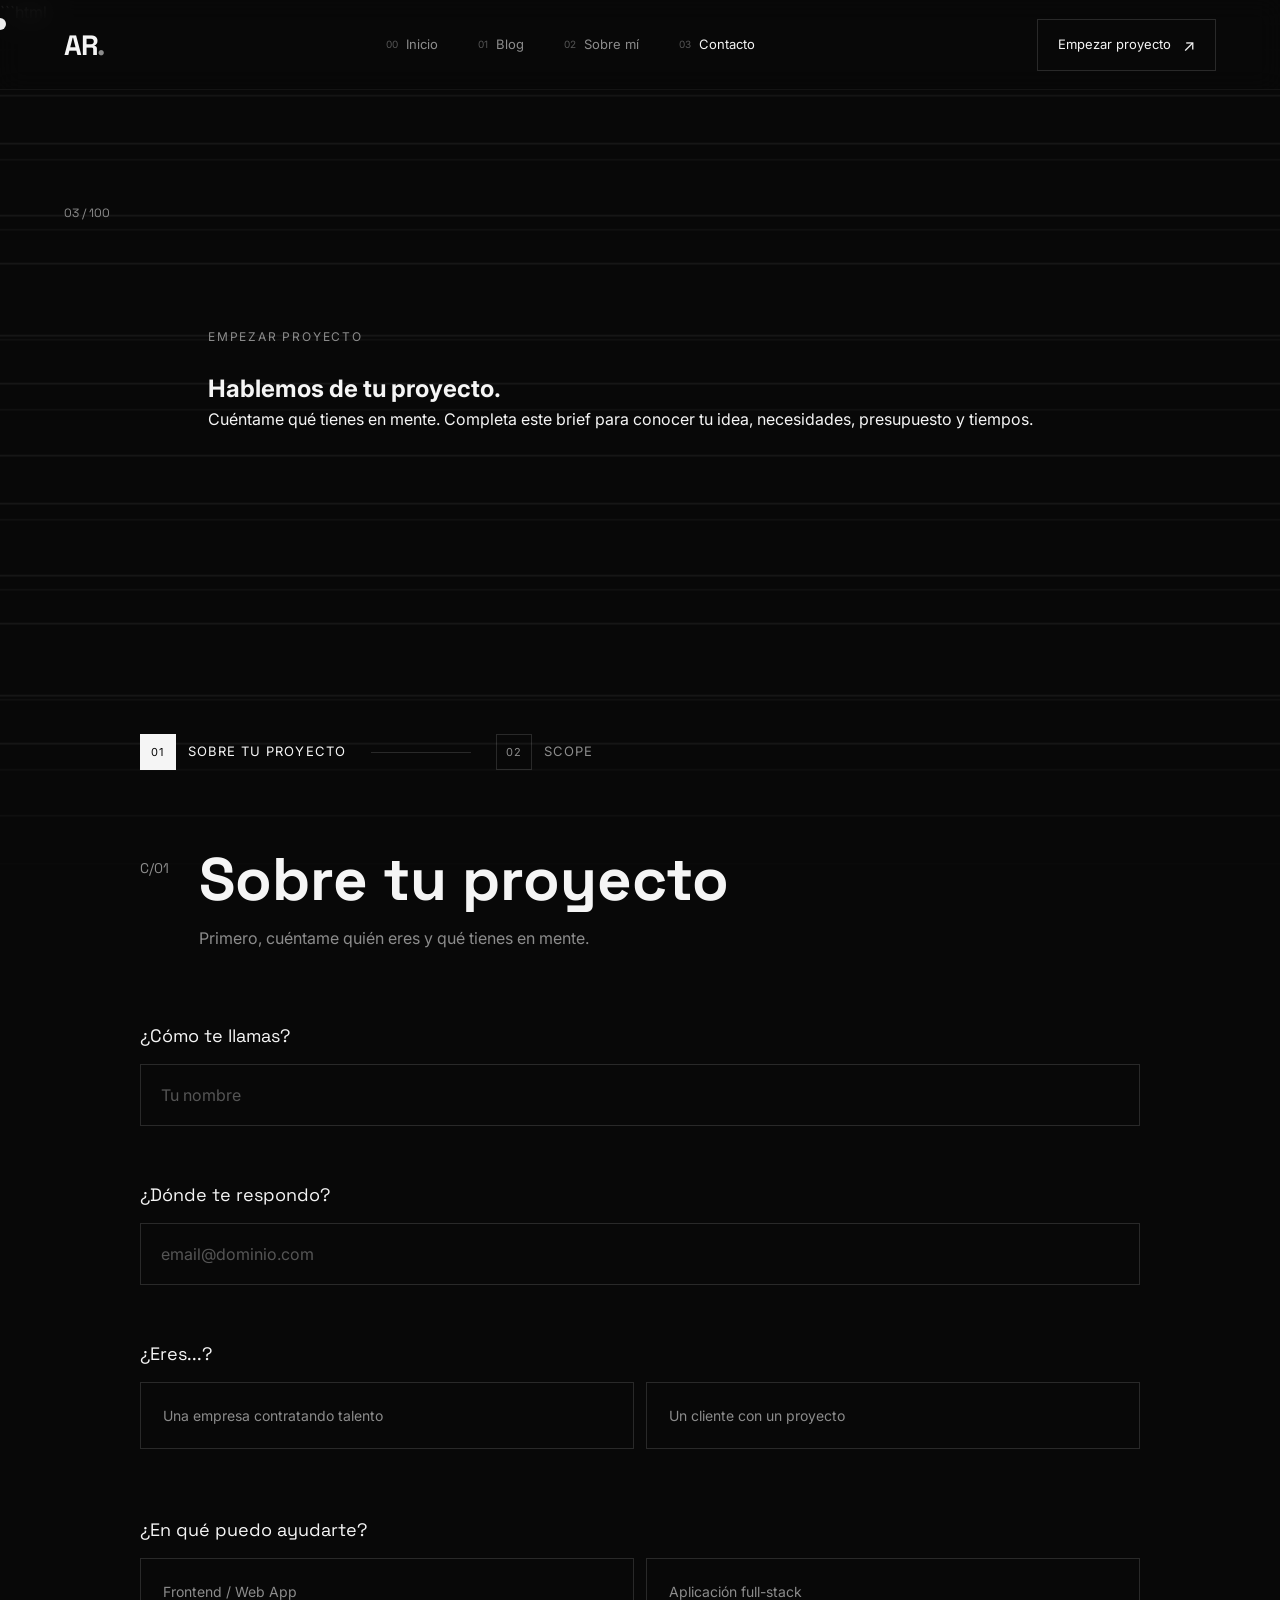
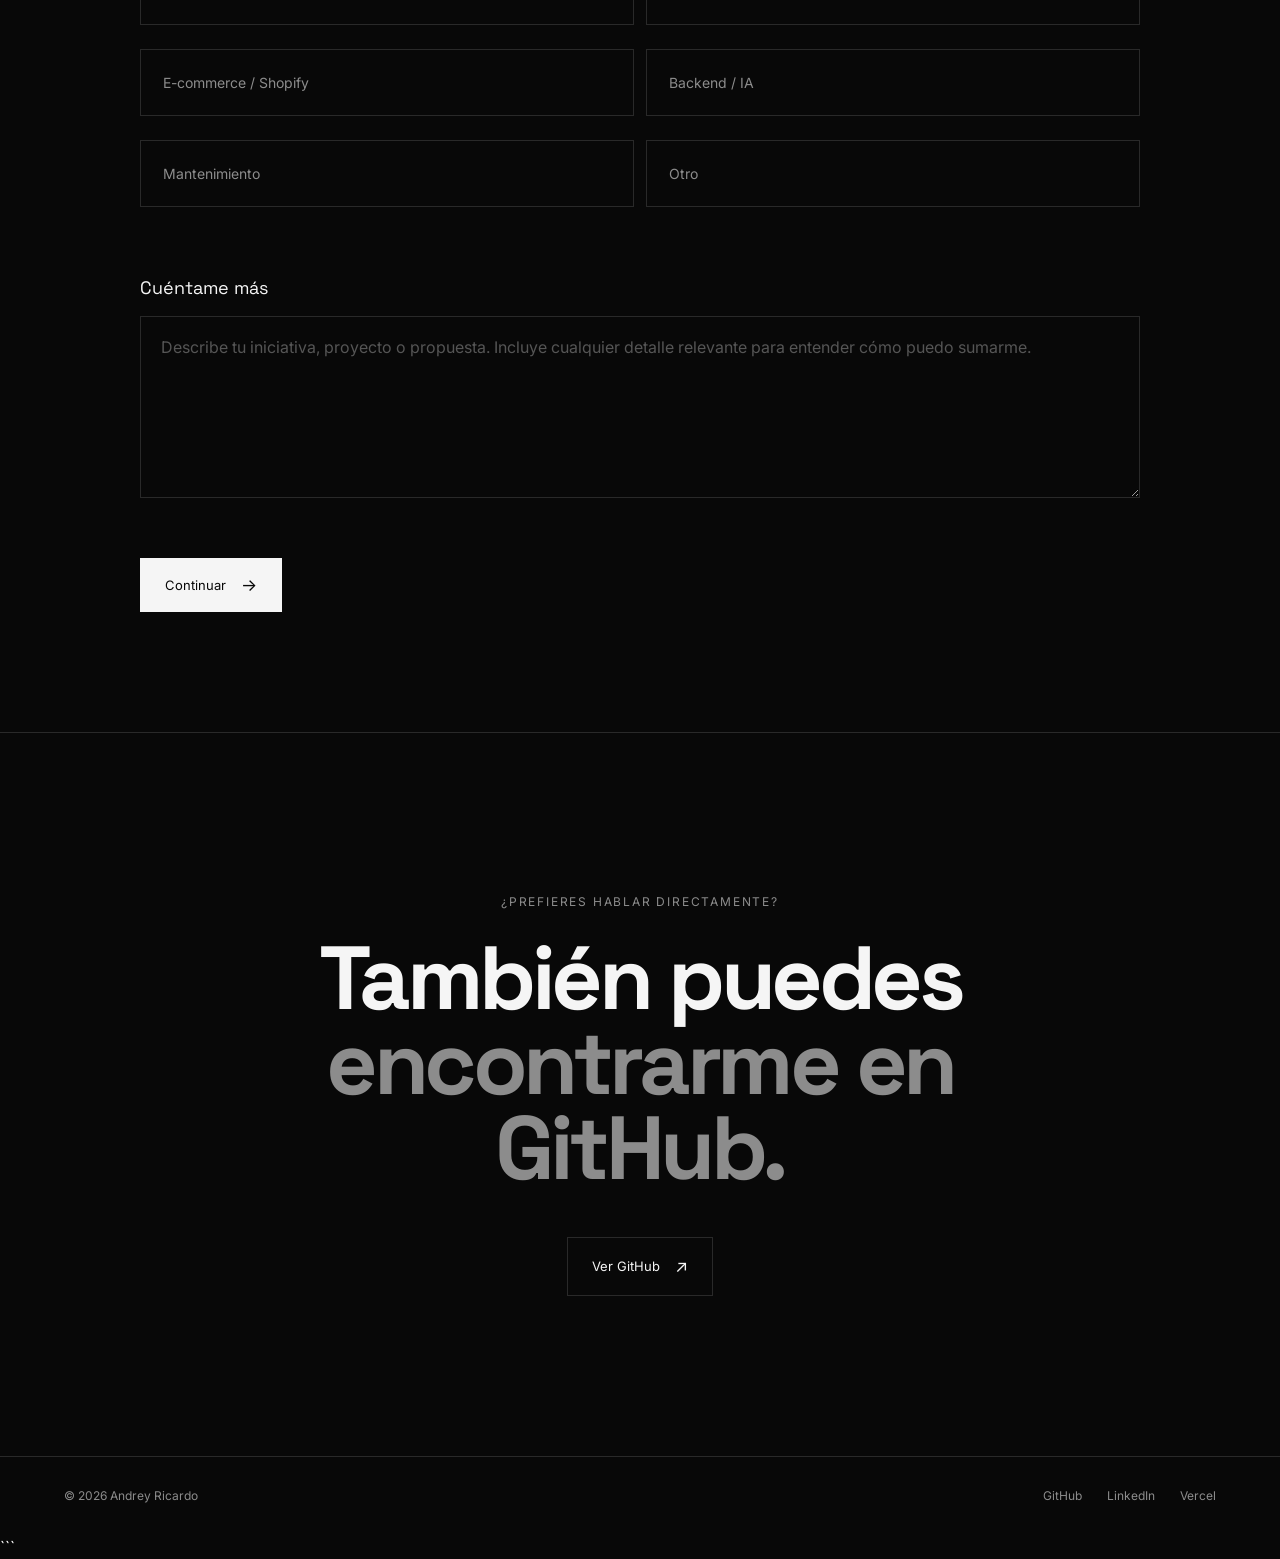
<file: contacto.html>
```html
<!DOCTYPE html>
<html lang="es">

<head>
    <meta charset="UTF-8">

    <meta name="viewport" content="width=device-width, initial-scale=1.0">

    <title>Contacto | Iniciar proyecto · Andrey Ricardo</title>

    <meta
        name="description"
        content="Contacta a Andrey Ricardo para desarrollar proyectos de software, aplicaciones web, automatización, bases de datos y soluciones Full Stack."
    >

    <meta name="author" content="Andrey Ricardo">
    <meta name="robots" content="index, follow">
    <meta name="language" content="Spanish">
    <meta name="theme-color" content="#080808">

    <!-- Canonical -->
    <link
        rel="canonical"
        href="https://andrey-portafolio.vercel.app/contacto.html"
    >

    <!-- Favicon -->
    <link rel="icon" type="image/svg+xml" href="assets/img/favicon.svg">
    <link
        rel="icon"
        type="image/png"
        sizes="512x512"
        href="assets/img/favicon-512.png"
    >
    <link
        rel="icon"
        type="image/png"
        sizes="32x32"
        href="assets/img/favicon-32.png"
    >
    <link
        rel="icon"
        type="image/png"
        sizes="16x16"
        href="assets/img/favicon-16.png"
    >
    <link rel="alternate icon" href="assets/img/favicon.ico">
    <link
        rel="apple-touch-icon"
        sizes="180x180"
        href="assets/img/favicon-180.png"
    >

    <!-- Open Graph -->
    <meta property="og:type" content="website">
    <meta
        property="og:title"
        content="Contacto | Iniciar proyecto · Andrey Ricardo"
    >
    <meta
        property="og:description"
        content="Contacta a Andrey Ricardo para desarrollar proyectos de software, aplicaciones web, automatización, bases de datos y soluciones Full Stack."
    >
    <meta
        property="og:url"
        content="https://andrey-portafolio.vercel.app/contacto.html"
    >
    <meta property="og:site_name" content="Andrey Ricardo">
    <meta property="og:locale" content="es_CO">
    <meta
        property="og:image"
        content="https://andrey-portafolio.vercel.app/assets/img/og-image.png"
    >
    <meta property="og:image:width" content="1200">
    <meta property="og:image:height" content="630">
    <meta
        property="og:image:alt"
        content="Andrey Ricardo - Desarrollador de Software y Full Stack Developer"
    >

    <!-- Twitter / X -->
    <meta name="twitter:card" content="summary_large_image">
    <meta
        name="twitter:title"
        content="Contacto | Iniciar proyecto · Andrey Ricardo"
    >
    <meta
        name="twitter:description"
        content="Contacta a Andrey Ricardo para desarrollar proyectos de software, aplicaciones web, automatización, bases de datos y soluciones Full Stack."
    >
    <meta
        name="twitter:image"
        content="https://andrey-portafolio.vercel.app/assets/img/og-image.png"
    >

    <!-- Tipografías -->
    <link rel="preconnect" href="https://fonts.googleapis.com">
    <link
        rel="preconnect"
        href="https://fonts.gstatic.com"
        crossorigin
    >
    <link
        href="https://fonts.googleapis.com/css2?family=Inter:wght@400;500;600;700&family=Space+Grotesk:wght@400;500;600;700&display=swap"
        rel="stylesheet"
    >

    <!-- CSS -->
    <link rel="stylesheet" href="styles.css">
</head>


<body>

    <!-- CURSOR -->

    <div
        class="cursor"
        aria-hidden="true"
    ></div>


    <!-- ================= HEADER ================= -->

    <header class="header">

        <a
            href="index.html"
            class="logo"
            aria-label="Andrey Ricardo - Inicio"
        >
            AR<span>.</span>
        </a>


        <nav
            class="nav"
            aria-label="Navegación principal"
        >

            <a
                href="index.html"
                class="nav-link"
            >
                <span>00</span>
                Inicio
            </a>


            <a
                href="blog.html"
                class="nav-link"
            >
                <span>01</span>
                Blog
            </a>


            <a
                href="sobre-mi.html"
                class="nav-link"
            >
                <span>02</span>
                Sobre mí
            </a>


            <a
                href="contacto.html"
                class="nav-link active"
                aria-current="page"
            >
                <span>03</span>
                Contacto
            </a>

        </nav>


        <a
            href="contacto.html"
            class="header-button"
        >
            Empezar proyecto
            <span>↗</span>
        </a>


        <button
            class="menu-button"
            id="menuButton"
            type="button"
            aria-label="Abrir menú de navegación"
            aria-controls="mobileMenu"
            aria-expanded="false"
        >
            Menu
        </button>

    </header>


    <!-- ================= MOBILE MENU ================= -->

    <div
        class="mobile-menu"
        id="mobileMenu"
    >

        <a href="index.html">
            00 · Inicio
        </a>

        <a href="blog.html">
            01 · Blog
        </a>

        <a href="sobre-mi.html">
            02 · Sobre mí
        </a>

        <a href="contacto.html">
            03 · Contacto
        </a>

    </div>


    <!-- ================= CONTENIDO ================= -->

    <main>


        <!-- ================= HERO ================= -->

        <section class="page-hero">

            <div class="hero-number">
                03 / 100
            </div>


            <div>

                <p class="eyebrow">
                    EMPEZAR PROYECTO
                </p>


                <h1>
                    Hablemos de
                    <span>tu proyecto.</span>
                </h1>


                <p>
                    Cuéntame qué tienes en mente. Completa este brief
                    para conocer tu idea, necesidades, presupuesto y
                    tiempos.
                </p>

            </div>

        </section>


        <!-- ================= BRIEF ================= -->

        <section class="brief-section">

            <div class="brief-container">


                <!-- ================= PROGRESO ================= -->

                <div class="brief-progress">


                    <div
                        class="brief-progress-item active"
                        id="progress1"
                    >

                        <span>
                            01
                        </span>

                        Sobre tu proyecto

                    </div>


                    <div class="brief-line"></div>


                    <div
                        class="brief-progress-item"
                        id="progress2"
                    >

                        <span>
                            02
                        </span>

                        Scope

                    </div>

                </div>


                <!-- ================= FORMULARIO ================= -->

                <form
                    id="projectBrief"
                    action="https://formspree.io/f/xnpnlqga"
                    method="POST"
                >


                    <!-- CONFIGURACIÓN FORMSPREE -->

                    <input
                        type="hidden"
                        name="_subject"
                        value="Nuevo brief de proyecto · Andrey Ricardo"
                    >


                    <!-- ANTI-SPAM -->

                    <input
                        type="text"
                        name="_gotcha"
                        tabindex="-1"
                        autocomplete="off"
                        class="form-honeypot"
                        aria-hidden="true"
                    >


                    <!-- ================================= -->
                    <!-- PASO 1 -->
                    <!-- ================================= -->

                    <div
                        class="brief-step active"
                        id="step1"
                    >


                        <div class="brief-heading">

                            <span class="brief-code">
                                C/01
                            </span>


                            <div>

                                <h2>
                                    Sobre tu proyecto
                                </h2>


                                <p>
                                    Primero, cuéntame quién eres y
                                    qué tienes en mente.
                                </p>

                            </div>

                        </div>


                        <!-- NOMBRE -->

                        <div class="form-group">

                            <label for="nombre">
                                ¿Cómo te llamas?
                            </label>


                            <input
                                type="text"
                                id="nombre"
                                name="nombre"
                                placeholder="Tu nombre"
                                autocomplete="name"
                                required
                            >

                        </div>


                        <!-- EMAIL -->

                        <div class="form-group">

                            <label for="email">
                                ¿Dónde te respondo?
                            </label>


                            <input
                                type="email"
                                id="email"
                                name="email"
                                placeholder="email@dominio.com"
                                autocomplete="email"
                                required
                            >

                        </div>


                        <!-- CLIENTE -->

                        <div class="form-group">

                            <label>
                                ¿Eres...?
                            </label>


                            <div class="option-grid">


                                <label class="option-card">

                                    <input
                                        type="radio"
                                        name="cliente"
                                        value="Una empresa contratando talento"
                                        required
                                    >

                                    <span>
                                        Una empresa contratando talento
                                    </span>

                                </label>


                                <label class="option-card">

                                    <input
                                        type="radio"
                                        name="cliente"
                                        value="Un cliente con un proyecto"
                                    >

                                    <span>
                                        Un cliente con un proyecto
                                    </span>

                                </label>


                            </div>

                        </div>


                        <!-- PROYECTO -->

                        <div class="form-group">

                            <label>
                                ¿En qué puedo ayudarte?
                            </label>


                            <div class="option-grid project-options">


                                <label class="option-card">

                                    <input
                                        type="radio"
                                        name="proyecto"
                                        value="Frontend / Web App"
                                        required
                                    >

                                    <span>
                                        Frontend / Web App
                                    </span>

                                </label>


                                <label class="option-card">

                                    <input
                                        type="radio"
                                        name="proyecto"
                                        value="Aplicación full-stack"
                                    >

                                    <span>
                                        Aplicación full-stack
                                    </span>

                                </label>


                                <label class="option-card">

                                    <input
                                        type="radio"
                                        name="proyecto"
                                        value="E-commerce / Shopify"
                                    >

                                    <span>
                                        E-commerce / Shopify
                                    </span>

                                </label>


                                <label class="option-card">

                                    <input
                                        type="radio"
                                        name="proyecto"
                                        value="Backend / IA"
                                    >

                                    <span>
                                        Backend / IA
                                    </span>

                                </label>


                                <label class="option-card">

                                    <input
                                        type="radio"
                                        name="proyecto"
                                        value="Mantenimiento"
                                    >

                                    <span>
                                        Mantenimiento
                                    </span>

                                </label>


                                <label class="option-card">

                                    <input
                                        type="radio"
                                        name="proyecto"
                                        value="Otro"
                                    >

                                    <span>
                                        Otro
                                    </span>

                                </label>


                            </div>

                        </div>


                        <!-- DESCRIPCIÓN -->

                        <div class="form-group">

                            <label for="descripcion">
                                Cuéntame más
                            </label>


                            <textarea
                                id="descripcion"
                                name="descripcion"
                                rows="7"
                                placeholder="Describe tu iniciativa, proyecto o propuesta. Incluye cualquier detalle relevante para entender cómo puedo sumarme."
                                required
                            ></textarea>

                        </div>


                        <!-- CONTINUAR -->

                        <div class="brief-actions">

                            <button
                                type="button"
                                class="button button-primary"
                                id="nextStep"
                            >
                                Continuar
                                <span>→</span>
                            </button>

                        </div>

                    </div>


                    <!-- ================================= -->
                    <!-- PASO 2 -->
                    <!-- ================================= -->

                    <div
                        class="brief-step"
                        id="step2"
                    >


                        <div class="brief-heading">

                            <span class="brief-code">
                                C/02
                            </span>


                            <div>

                                <h2>
                                    Scope · presupuesto y tiempos
                                </h2>


                                <p>
                                    Esta información me ayudará a
                                    entender el alcance de tu proyecto.
                                </p>

                            </div>

                        </div>


                        <!-- PRESUPUESTO -->

                        <div class="form-group">

                            <label>
                                Presupuesto aproximado
                            </label>


                            <div class="option-grid budget-options">


                                <label class="option-card">

                                    <input
                                        type="radio"
                                        name="presupuesto"
                                        value="< COP $1M"
                                        required
                                    >

                                    <span>
                                        &lt; COP $1M
                                    </span>

                                </label>


                                <label class="option-card">

                                    <input
                                        type="radio"
                                        name="presupuesto"
                                        value="COP $1M — $2M"
                                    >

                                    <span>
                                        COP $1M — $2M
                                    </span>

                                </label>


                                <label class="option-card">

                                    <input
                                        type="radio"
                                        name="presupuesto"
                                        value="COP $2M — $3.5M"
                                    >

                                    <span>
                                        COP $2M — $3.5M
                                    </span>

                                </label>


                                <label class="option-card">

                                    <input
                                        type="radio"
                                        name="presupuesto"
                                        value="No estoy seguro"
                                    >

                                    <span>
                                        No estoy seguro
                                    </span>

                                </label>


                            </div>

                        </div>


                        <!-- TIEMPO -->

                        <div class="form-group">

                            <label>
                                ¿Cuándo te gustaría empezar?
                            </label>


                            <div class="option-grid time-options">


                                <label class="option-card">

                                    <input
                                        type="radio"
                                        name="tiempo"
                                        value="Inmediato"
                                        required
                                    >

                                    <span>
                                        Inmediato
                                    </span>

                                </label>


                                <label class="option-card">

                                    <input
                                        type="radio"
                                        name="tiempo"
                                        value="1 — 2 meses"
                                    >

                                    <span>
                                        1 — 2 meses
                                    </span>

                                </label>


                                <label class="option-card">

                                    <input
                                        type="radio"
                                        name="tiempo"
                                        value="Próximo trimestre"
                                    >

                                    <span>
                                        Próximo trimestre
                                    </span>

                                </label>


                                <label class="option-card">

                                    <input
                                        type="radio"
                                        name="tiempo"
                                        value="Aún explorando"
                                    >

                                    <span>
                                        Aún explorando
                                    </span>

                                </label>


                            </div>

                        </div>


                        <!-- RESUMEN -->

                        <div class="brief-summary">

                            <div class="summary-header">
                                Resumen
                            </div>


                            <div class="summary-row">

                                <span>
                                    Nombre
                                </span>

                                <strong id="summaryName">
                                    —
                                </strong>

                            </div>


                            <div class="summary-row">

                                <span>
                                    Email
                                </span>

                                <strong id="summaryEmail">
                                    —
                                </strong>

                            </div>


                            <div class="summary-row">

                                <span>
                                    Proyecto
                                </span>

                                <strong id="summaryProject">
                                    —
                                </strong>

                            </div>


                            <div class="summary-row">

                                <span>
                                    Presupuesto
                                </span>

                                <strong id="summaryBudget">
                                    —
                                </strong>

                            </div>


                            <div class="summary-row">

                                <span>
                                    Cuándo
                                </span>

                                <strong id="summaryTime">
                                    —
                                </strong>

                            </div>

                        </div>


                        <!-- MENSAJE -->

                        <div
                            id="briefMessage"
                            class="form-message"
                            role="status"
                            aria-live="polite"
                        ></div>


                        <!-- BOTONES -->

                        <div class="brief-actions">


                            <button
                                type="button"
                                class="button button-secondary"
                                id="previousStep"
                            >
                                ← Volver
                            </button>


                            <button
                                type="submit"
                                class="button button-primary"
                                id="submitBrief"
                            >
                                Enviar el brief
                                <span>↗</span>
                            </button>


                        </div>

                    </div>

                </form>

            </div>

        </section>


        <!-- ================= CTA ================= -->

        <section class="cta">

            <div class="cta-content">

                <p class="eyebrow">
                    ¿PREFIERES HABLAR DIRECTAMENTE?
                </p>


                <h2>
                    También puedes
                    <span>encontrarme en GitHub.</span>
                </h2>


                <a
                    href="https://github.com/andrey300910"
                    target="_blank"
                    rel="noopener noreferrer"
                    class="button button-secondary"
                >
                    Ver GitHub
                    <span>↗</span>
                </a>

            </div>

        </section>

    </main>


    <!-- ================= FOOTER ================= -->

    <footer class="footer">

        <div class="footer-left">
            © 2026 Andrey Ricardo
        </div>


        <div class="footer-links">

            <a
                href="https://github.com/andrey300910"
                target="_blank"
                rel="noopener noreferrer"
            >
                GitHub
            </a>


            <a
                href="https://www.linkedin.com/in/andrey-ricardo-silva-8a6061210"
                target="_blank"
                rel="noopener noreferrer"
            >
                LinkedIn
            </a>


            <a
                href="https://vercel.com/andrey300910s-projects"
                target="_blank"
                rel="noopener noreferrer"
            >
                Vercel
            </a>

        </div>

    </footer>


    <script src="script.js"></script>

</body>

</html>
```
</file>
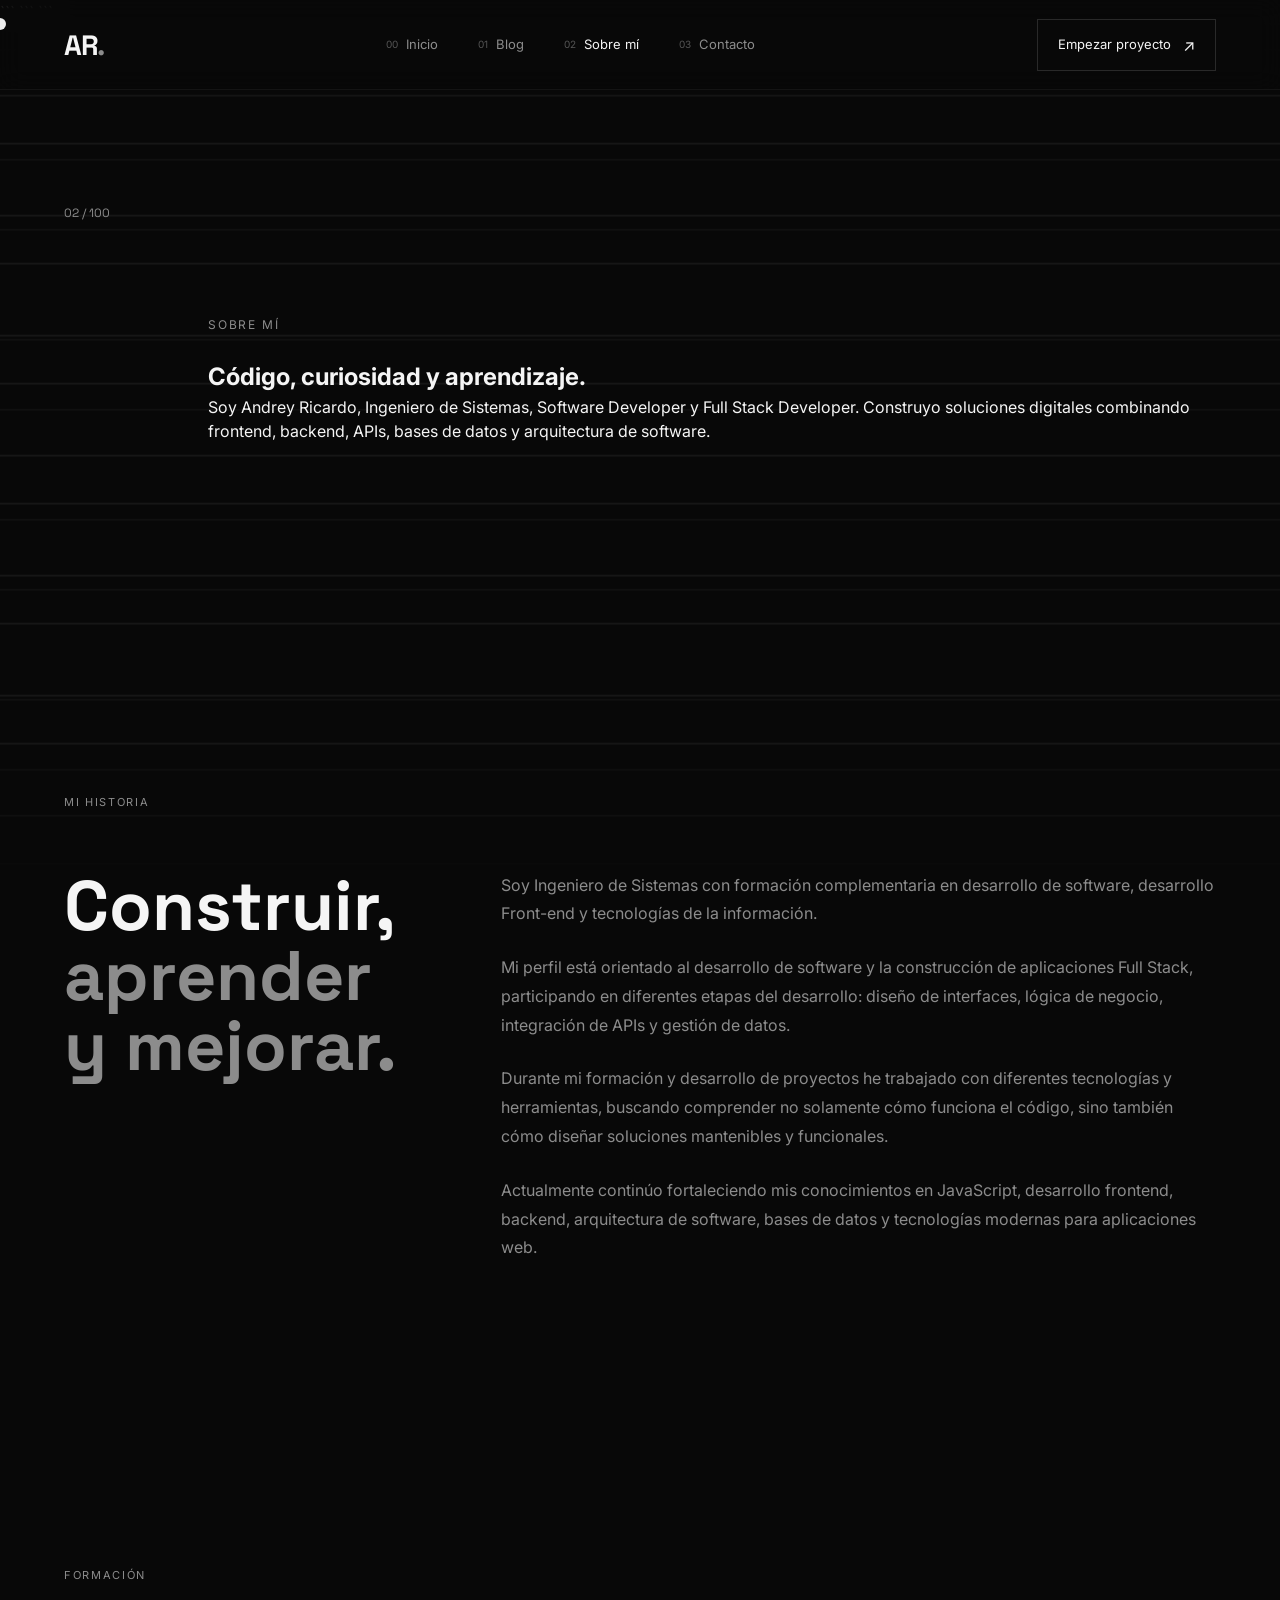
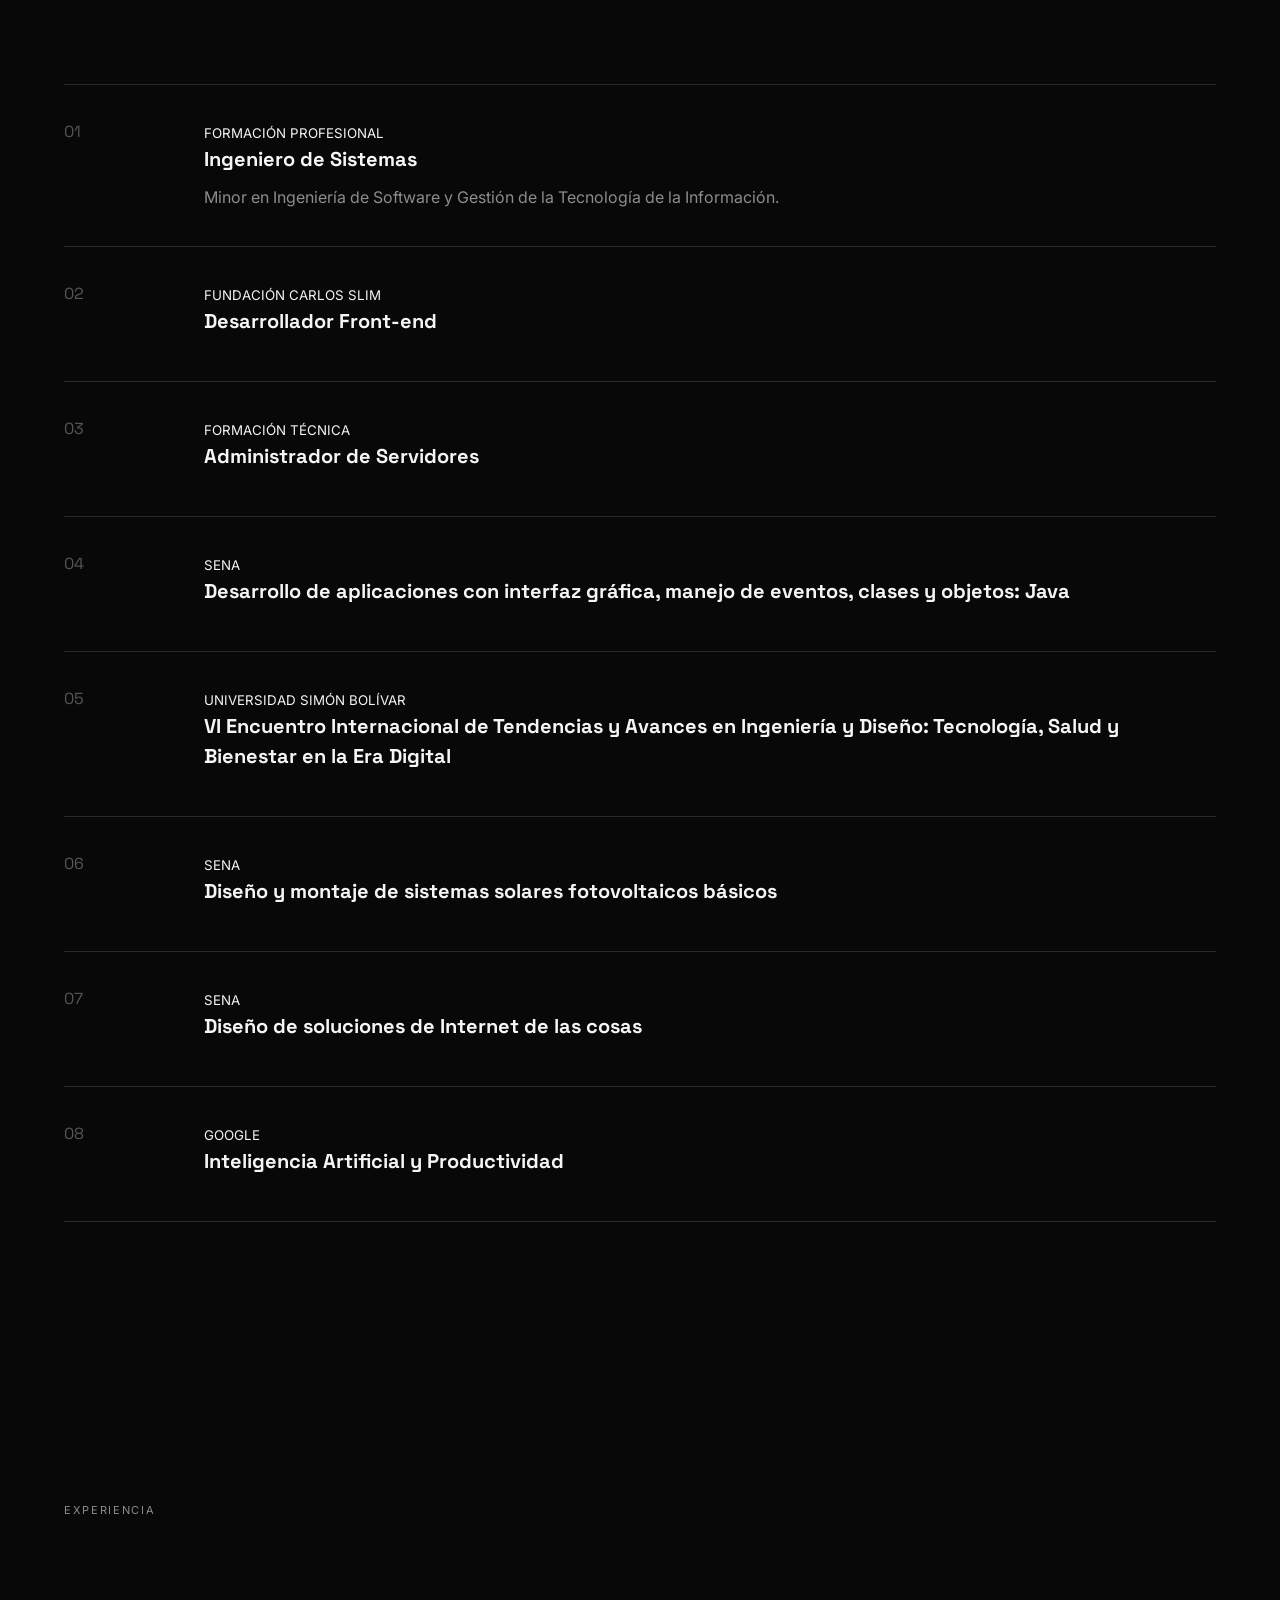
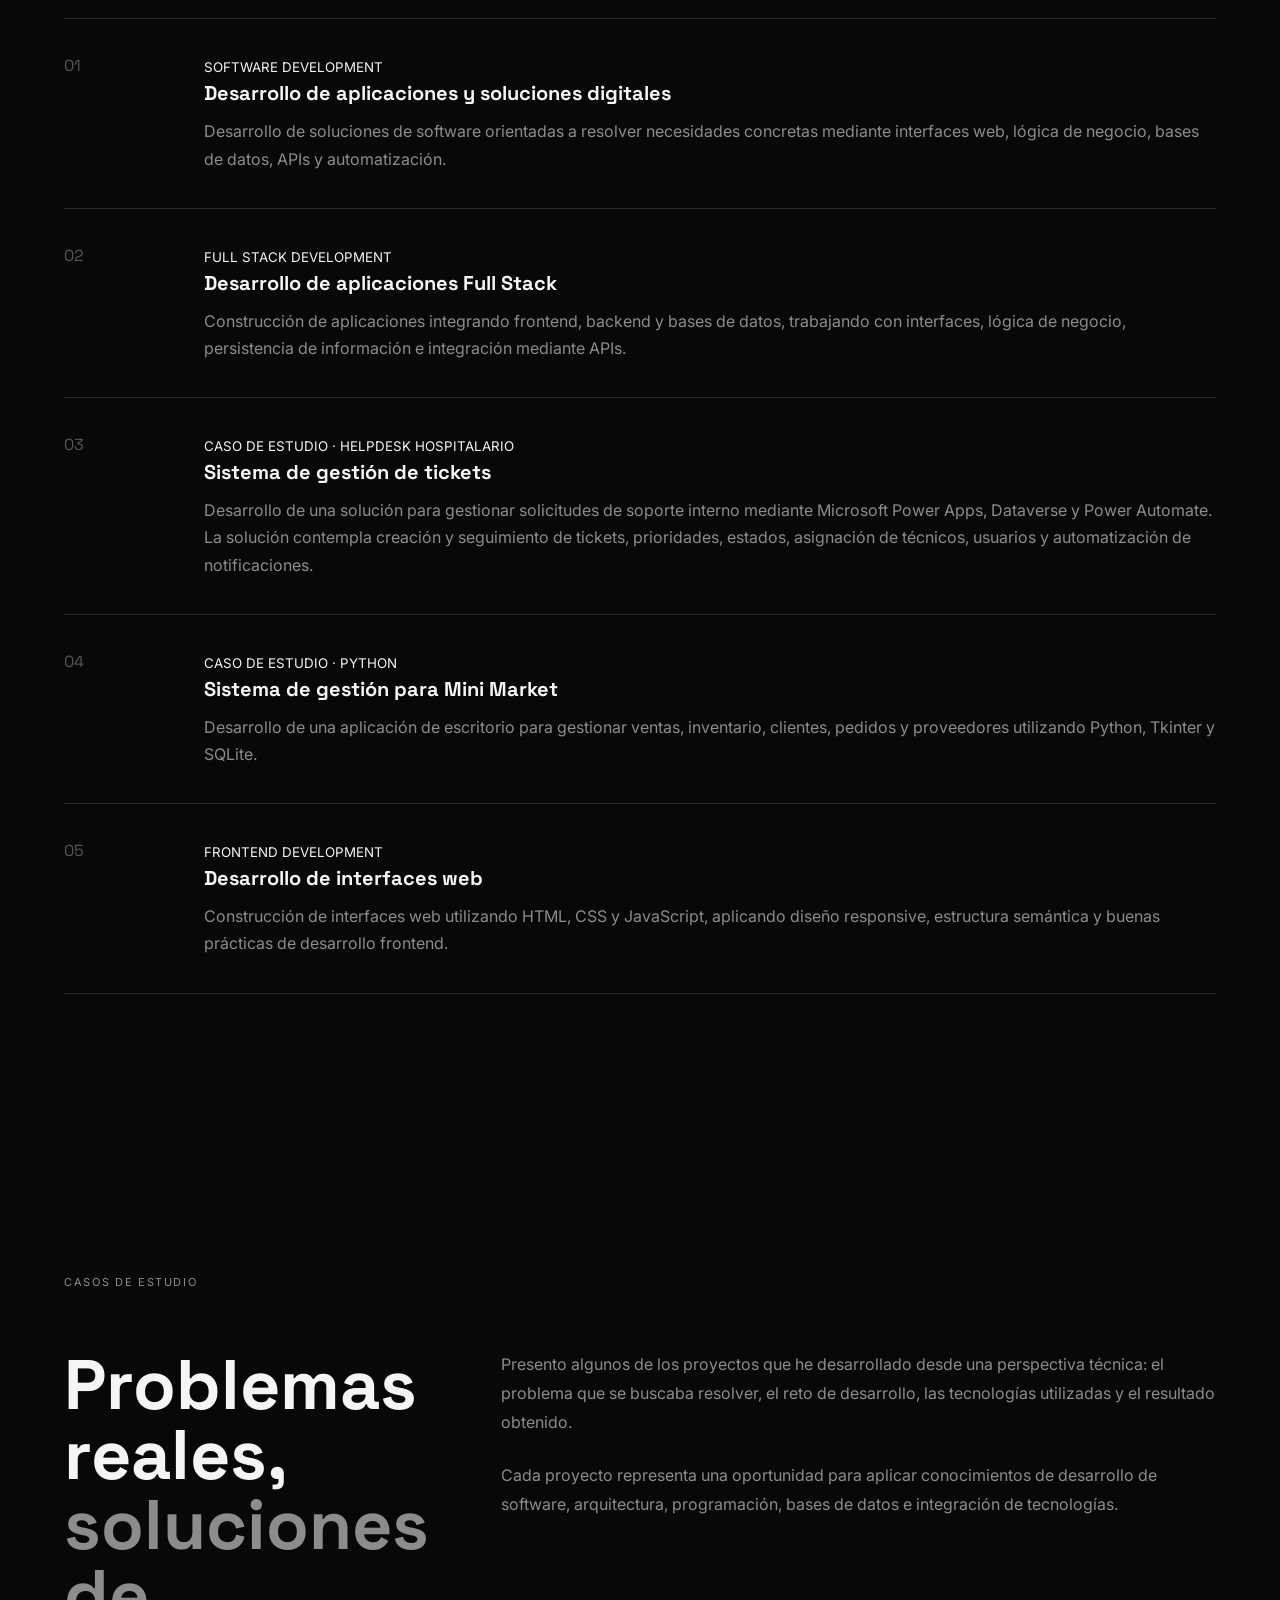
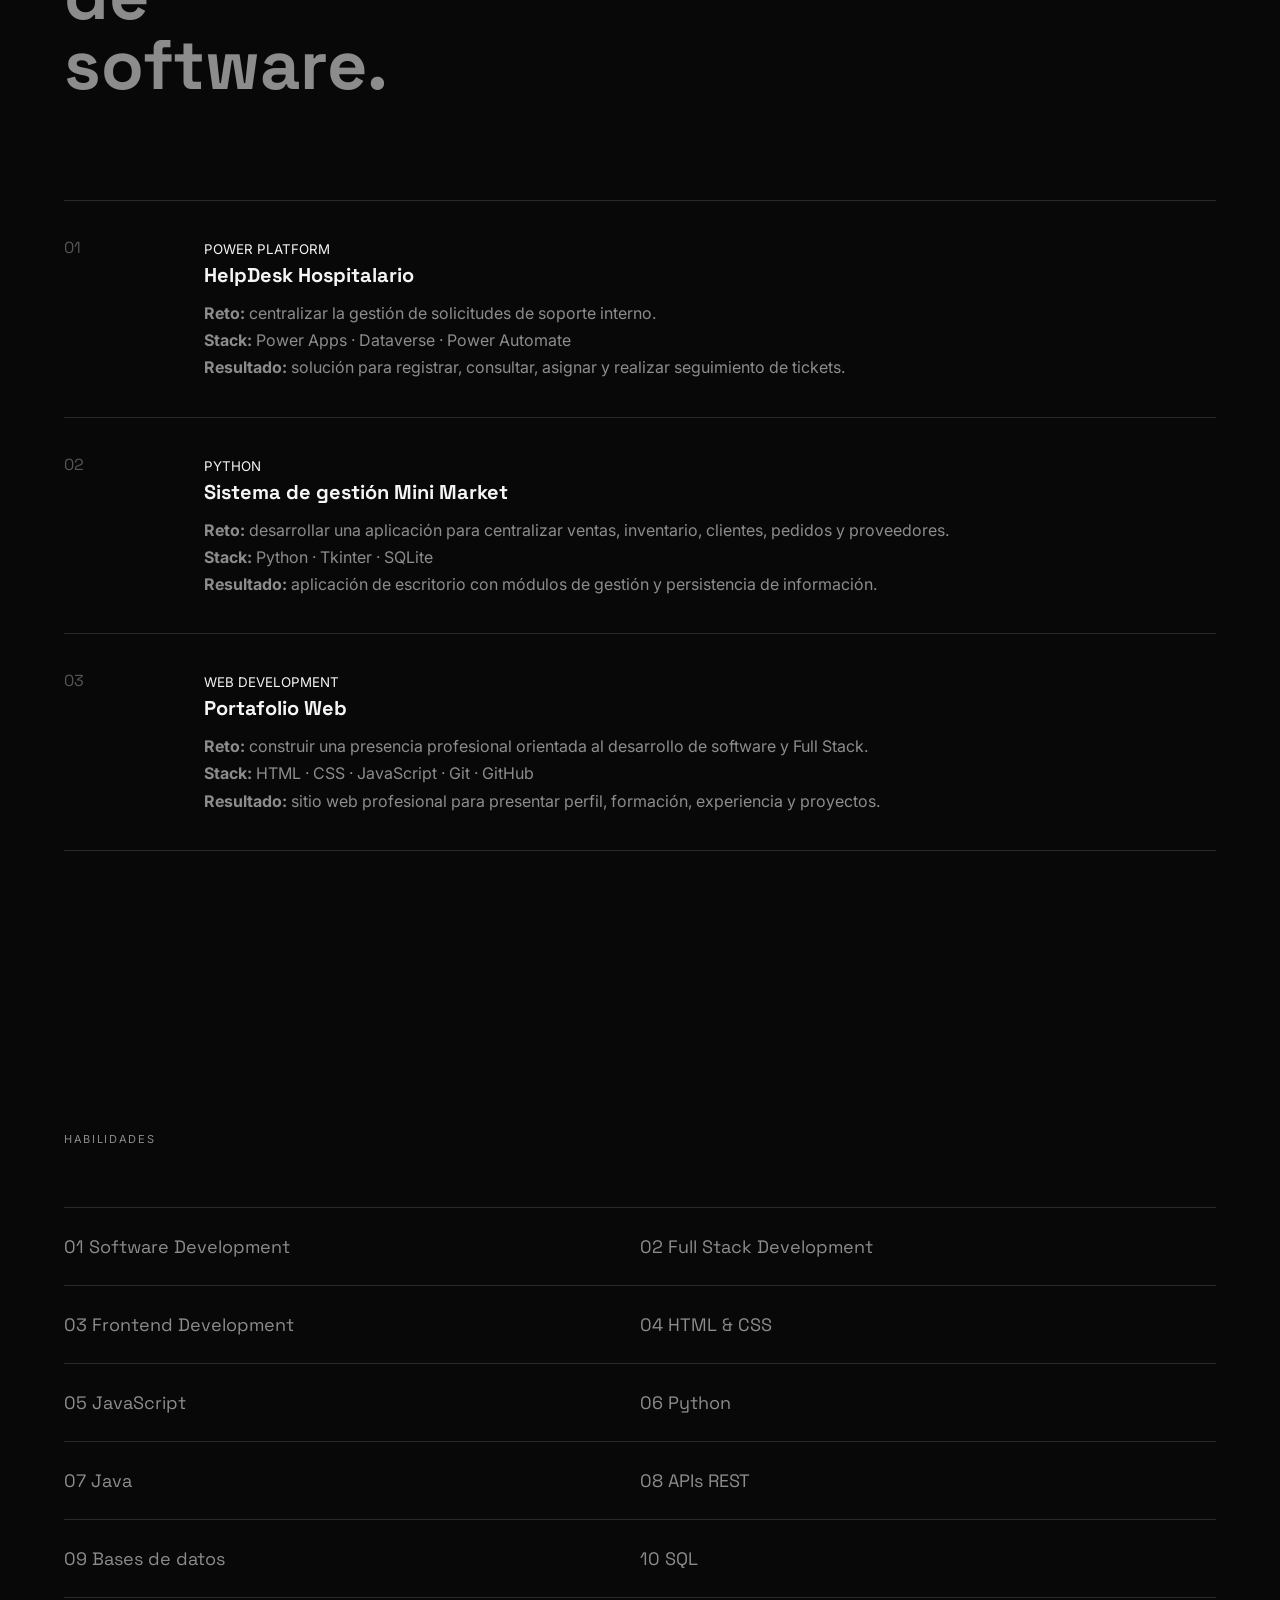
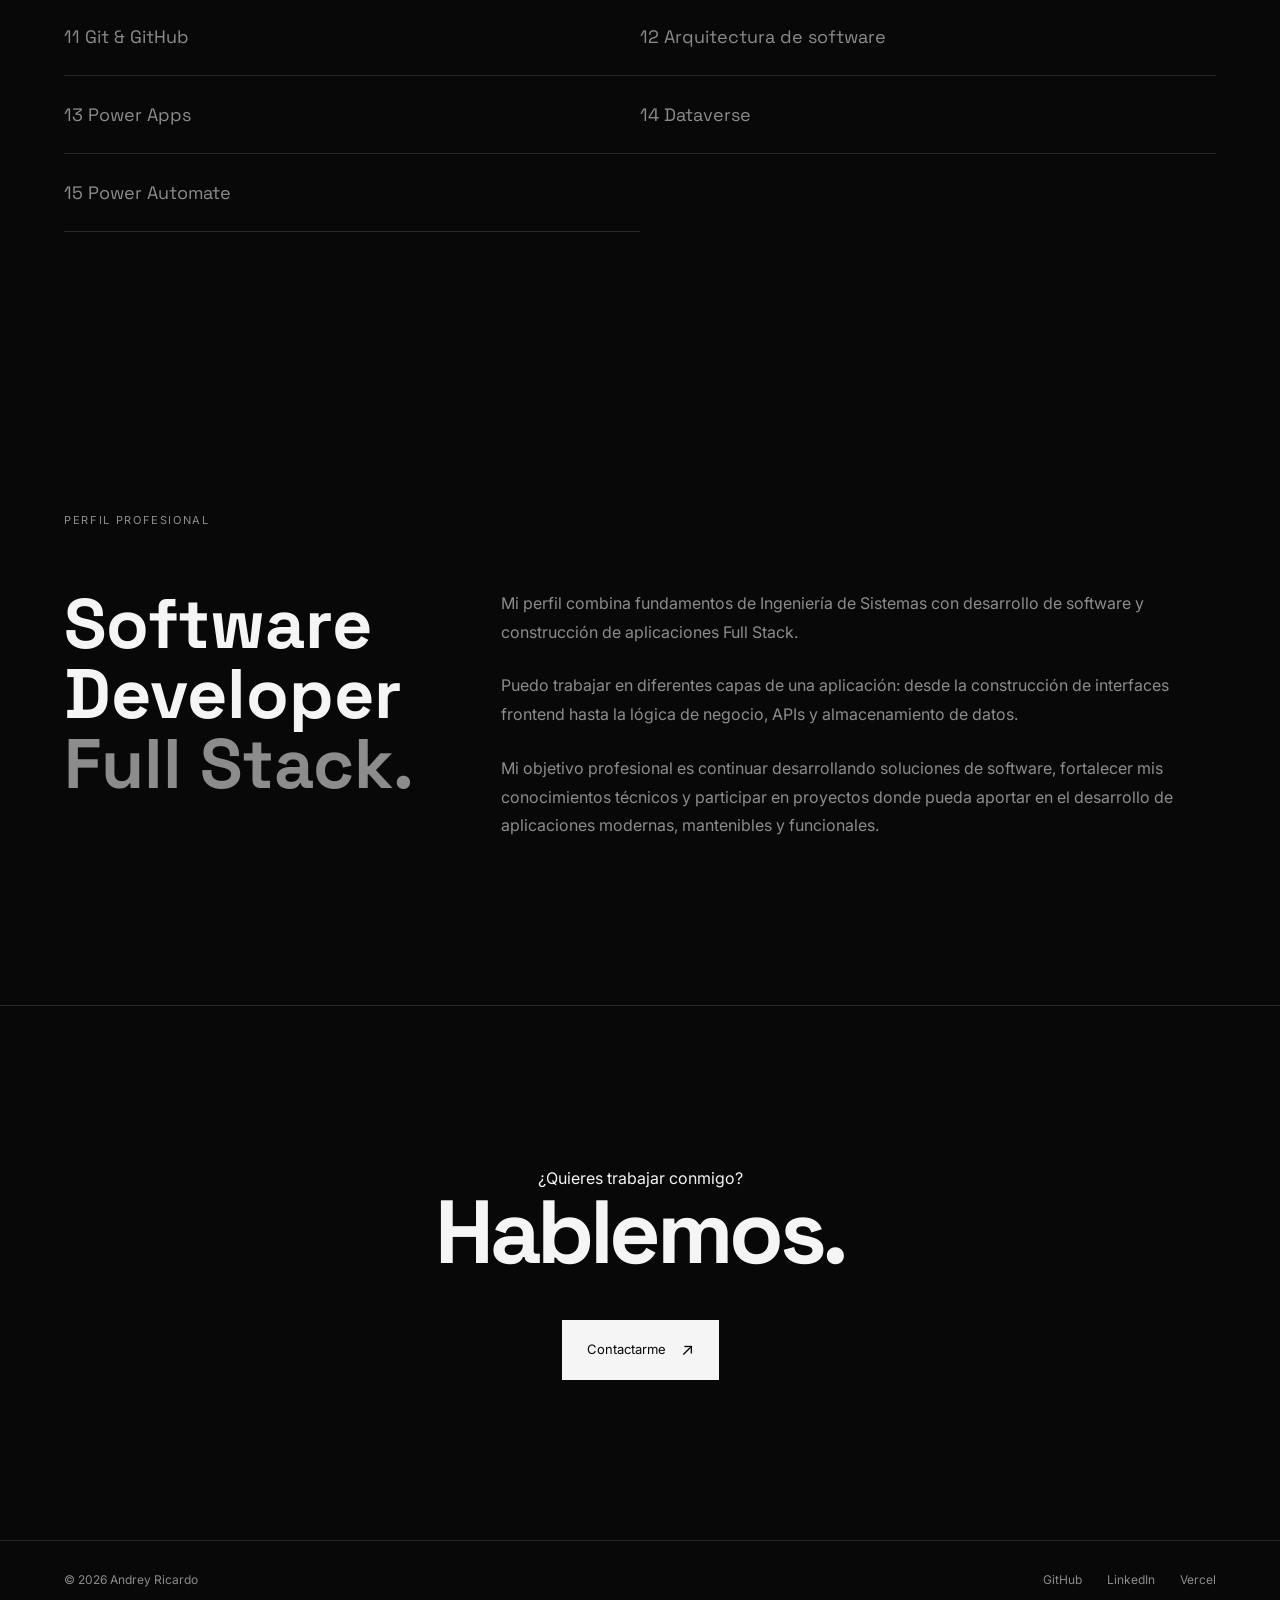
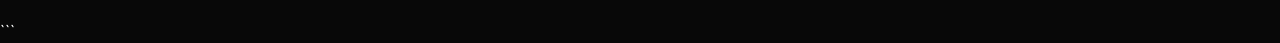
<file: sobre-mi.html>
<!DOCTYPE html>

<html lang="es">

<head>
    <meta charset="UTF-8">

```
<meta name="viewport" content="width=device-width, initial-scale=1.0">

<title>Sobre mí | Andrey Ricardo · Software Developer · Full Stack</title>

<meta
    name="description"
    content="Conoce a Andrey Ricardo, Ingeniero de Sistemas, Software Developer y Full Stack Developer. Experiencia en desarrollo frontend, backend, APIs, bases de datos y arquitectura de software."
>

<meta name="author" content="Andrey Ricardo">
<meta name="robots" content="index, follow">
<meta name="language" content="Spanish">
<meta name="theme-color" content="#080808">

<!-- Canonical -->
<link
    rel="canonical"
    href="https://andrey-portafolio.vercel.app/sobre-mi.html"
>

<!-- Favicon -->
<link rel="icon" type="image/svg+xml" href="assets/img/favicon.svg">

<link
    rel="icon"
    type="image/png"
    sizes="512x512"
    href="assets/img/favicon-512.png"
>

<link
    rel="icon"
    type="image/png"
    sizes="32x32"
    href="assets/img/favicon-32.png"
>

<link
    rel="icon"
    type="image/png"
    sizes="16x16"
    href="assets/img/favicon-16.png"
>

<link rel="alternate icon" href="assets/img/favicon.ico">

<link
    rel="apple-touch-icon"
    sizes="180x180"
    href="assets/img/favicon-180.png"
>

<!-- Open Graph -->
<meta property="og:type" content="profile">

<meta
    property="og:title"
    content="Sobre mí | Andrey Ricardo · Software Developer · Full Stack"
>

<meta
    property="og:description"
    content="Ingeniero de Sistemas, Software Developer y Full Stack Developer especializado en desarrollo frontend, backend, APIs, bases de datos y arquitectura de software."
>

<meta
    property="og:url"
    content="https://andrey-portafolio.vercel.app/sobre-mi.html"
>

<meta property="og:site_name" content="Andrey Ricardo">
<meta property="og:locale" content="es_CO">

<meta
    property="og:image"
    content="https://andrey-portafolio.vercel.app/assets/img/og-image.png"
>

<meta property="og:image:width" content="1200">
<meta property="og:image:height" content="630">

<meta
    property="og:image:alt"
    content="Andrey Ricardo - Ingeniero de Sistemas · Software Developer · Full Stack Developer"
>

<!-- Twitter / X -->
<meta name="twitter:card" content="summary_large_image">

<meta
    name="twitter:title"
    content="Sobre mí | Andrey Ricardo · Software Developer · Full Stack"
>

<meta
    name="twitter:description"
    content="Ingeniero de Sistemas, Software Developer y Full Stack Developer especializado en desarrollo de aplicaciones, APIs, bases de datos y arquitectura de software."
>

<meta
    name="twitter:image"
    content="https://andrey-portafolio.vercel.app/assets/img/og-image.png"
>

<!-- Tipografías -->
<link rel="preconnect" href="https://fonts.googleapis.com">

<link
    rel="preconnect"
    href="https://fonts.gstatic.com"
    crossorigin
>

<link
    href="https://fonts.googleapis.com/css2?family=Inter:wght@400;500;600;700&family=Space+Grotesk:wght@400;500;600;700&display=swap"
    rel="stylesheet"
>

<!-- CSS -->
<link rel="stylesheet" href="styles.css">
```

</head>

<body>

```
<div
    class="cursor"
    aria-hidden="true"
></div>


<!-- ================= HEADER ================= -->

<header class="header">

    <a
        href="index.html"
        class="logo"
        aria-label="Andrey Ricardo - Inicio"
    >
        AR<span>.</span>
    </a>


    <nav
        class="nav"
        aria-label="Navegación principal"
    >

        <a
            href="index.html"
            class="nav-link"
        >
            <span>00</span> Inicio
        </a>


        <a
            href="blog.html"
            class="nav-link"
        >
            <span>01</span> Blog
        </a>


        <a
            href="sobre-mi.html"
            class="nav-link active"
            aria-current="page"
        >
            <span>02</span> Sobre mí
        </a>


        <a
            href="contacto.html"
            class="nav-link"
        >
            <span>03</span> Contacto
        </a>

    </nav>


    <a
        href="contacto.html"
        class="header-button"
    >
        Empezar proyecto
        <span>↗</span>
    </a>


    <button
        class="menu-button"
        id="menuButton"
        type="button"
        aria-label="Abrir menú de navegación"
        aria-controls="mobileMenu"
        aria-expanded="false"
    >
        ☰
    </button>

</header>


<!-- ================= MENU MOVIL ================= -->

<div
    class="mobile-menu"
    id="mobileMenu"
>

    <a href="index.html">
        00 — Inicio
    </a>

    <a href="blog.html">
        01 — Blog
    </a>

    <a href="sobre-mi.html">
        02 — Sobre mí
    </a>

    <a href="contacto.html">
        03 — Contacto
    </a>

</div>


<!-- ================= CONTENIDO ================= -->

<main>


    <!-- ================= HERO ================= -->

    <section class="page-hero">

        <div class="hero-number">
            02 / 100
        </div>


        <div>

            <p class="eyebrow">
                SOBRE MÍ
            </p>


            <h1>
                Código,
                <span>curiosidad y aprendizaje.</span>
            </h1>


            <p>
                Soy Andrey Ricardo, Ingeniero de Sistemas,
                Software Developer y Full Stack Developer.
                Construyo soluciones digitales combinando frontend,
                backend, APIs, bases de datos y arquitectura de software.
            </p>

        </div>

    </section>


    <!-- ================= HISTORIA ================= -->

    <section class="section about-section">

        <div class="section-label">
            MI HISTORIA
        </div>


        <div class="about-content">

            <div>

                <h2>
                    Construir,
                    <span>aprender y mejorar.</span>
                </h2>

            </div>


            <div class="about-text">

                <p>
                    Soy Ingeniero de Sistemas con formación
                    complementaria en desarrollo de software,
                    desarrollo Front-end y tecnologías de la
                    información.
                </p>


                <p>
                    Mi perfil está orientado al desarrollo de software
                    y la construcción de aplicaciones Full Stack,
                    participando en diferentes etapas del desarrollo:
                    diseño de interfaces, lógica de negocio,
                    integración de APIs y gestión de datos.
                </p>


                <p>
                    Durante mi formación y desarrollo de proyectos
                    he trabajado con diferentes tecnologías y
                    herramientas, buscando comprender no solamente
                    cómo funciona el código, sino también cómo diseñar
                    soluciones mantenibles y funcionales.
                </p>


                <p>
                    Actualmente continúo fortaleciendo mis conocimientos
                    en JavaScript, desarrollo frontend, backend,
                    arquitectura de software, bases de datos y
                    tecnologías modernas para aplicaciones web.
                </p>

            </div>

        </div>

    </section>


    <!-- ================= FORMACIÓN ================= -->

    <section class="section">

        <div class="section-label">
            FORMACIÓN
        </div>


        <div class="timeline">


            <!-- 01 -->

            <div class="timeline-item">

                <span class="timeline-number">
                    01
                </span>


                <div>

                    <small>
                        FORMACIÓN PROFESIONAL
                    </small>

                    <h3>
                        Ingeniero de Sistemas
                    </h3>

                    <p>
                        Minor en Ingeniería de Software y Gestión de la
                        Tecnología de la Información.
                    </p>

                </div>

            </div>


            <!-- 02 -->

            <div class="timeline-item">

                <span class="timeline-number">
                    02
                </span>


                <div>

                    <small>
                        FUNDACIÓN CARLOS SLIM
                    </small>

                    <h3>
                        Desarrollador Front-end
                    </h3>

                </div>

            </div>


            <!-- 03 -->

            <div class="timeline-item">

                <span class="timeline-number">
                    03
                </span>


                <div>

                    <small>
                        FORMACIÓN TÉCNICA
                    </small>

                    <h3>
                        Administrador de Servidores
                    </h3>

                </div>

            </div>


            <!-- 04 -->

            <div class="timeline-item">

                <span class="timeline-number">
                    04
                </span>


                <div>

                    <small>
                        SENA
                    </small>

                    <h3>
                        Desarrollo de aplicaciones con interfaz
                        gráfica, manejo de eventos, clases y objetos:
                        Java
                    </h3>

                </div>

            </div>


            <!-- 05 -->

            <div class="timeline-item">

                <span class="timeline-number">
                    05
                </span>


                <div>

                    <small>
                        UNIVERSIDAD SIMÓN BOLÍVAR
                    </small>

                    <h3>
                        VI Encuentro Internacional de Tendencias y
                        Avances en Ingeniería y Diseño: Tecnología,
                        Salud y Bienestar en la Era Digital
                    </h3>

                </div>

            </div>


            <!-- 06 -->

            <div class="timeline-item">

                <span class="timeline-number">
                    06
                </span>


                <div>

                    <small>
                        SENA
                    </small>

                    <h3>
                        Diseño y montaje de sistemas solares
                        fotovoltaicos básicos
                    </h3>

                </div>

            </div>


            <!-- 07 -->

            <div class="timeline-item">

                <span class="timeline-number">
                    07
                </span>


                <div>

                    <small>
                        SENA
                    </small>

                    <h3>
                        Diseño de soluciones de Internet de las cosas
                    </h3>

                </div>

            </div>


            <!-- 08 -->

            <div class="timeline-item">

                <span class="timeline-number">
                    08
                </span>


                <div>

                    <small>
                        GOOGLE
                    </small>

                    <h3>
                        Inteligencia Artificial y Productividad
                    </h3>

                </div>

            </div>

        </div>

    </section>


    <!-- ================= EXPERIENCIA ================= -->

    <section class="section">

        <div class="section-label">
            EXPERIENCIA
        </div>


        <div class="timeline">


            <!-- 01 -->

            <div class="timeline-item">

                <span class="timeline-number">
                    01
                </span>


                <div>

                    <small>
                        SOFTWARE DEVELOPMENT
                    </small>

                    <h3>
                        Desarrollo de aplicaciones y soluciones
                        digitales
                    </h3>

                    <p>
                        Desarrollo de soluciones de software orientadas
                        a resolver necesidades concretas mediante
                        interfaces web, lógica de negocio,
                        bases de datos, APIs y automatización.
                    </p>

                </div>

            </div>


            <!-- 02 -->

            <div class="timeline-item">

                <span class="timeline-number">
                    02
                </span>


                <div>

                    <small>
                        FULL STACK DEVELOPMENT
                    </small>

                    <h3>
                        Desarrollo de aplicaciones Full Stack
                    </h3>

                    <p>
                        Construcción de aplicaciones integrando
                        frontend, backend y bases de datos,
                        trabajando con interfaces, lógica de negocio,
                        persistencia de información e integración
                        mediante APIs.
                    </p>

                </div>

            </div>


            <!-- 03 -->

            <div class="timeline-item">

                <span class="timeline-number">
                    03
                </span>


                <div>

                    <small>
                        CASO DE ESTUDIO · HELPDESK HOSPITALARIO
                    </small>

                    <h3>
                        Sistema de gestión de tickets
                    </h3>

                    <p>
                        Desarrollo de una solución para gestionar
                        solicitudes de soporte interno mediante
                        Microsoft Power Apps, Dataverse y Power
                        Automate.
                    </p>

                    <p>
                        La solución contempla creación y seguimiento
                        de tickets, prioridades, estados, asignación
                        de técnicos, usuarios y automatización de
                        notificaciones.
                    </p>

                </div>

            </div>


            <!-- 04 -->

            <div class="timeline-item">

                <span class="timeline-number">
                    04
                </span>


                <div>

                    <small>
                        CASO DE ESTUDIO · PYTHON
                    </small>

                    <h3>
                        Sistema de gestión para Mini Market
                    </h3>

                    <p>
                        Desarrollo de una aplicación de escritorio
                        para gestionar ventas, inventario, clientes,
                        pedidos y proveedores utilizando Python,
                        Tkinter y SQLite.
                    </p>

                </div>

            </div>


            <!-- 05 -->

            <div class="timeline-item">

                <span class="timeline-number">
                    05
                </span>


                <div>

                    <small>
                        FRONTEND DEVELOPMENT
                    </small>

                    <h3>
                        Desarrollo de interfaces web
                    </h3>

                    <p>
                        Construcción de interfaces web utilizando
                        HTML, CSS y JavaScript, aplicando diseño
                        responsive, estructura semántica y buenas
                        prácticas de desarrollo frontend.
                    </p>

                </div>

            </div>

        </div>

    </section>


    <!-- ================= CASOS DE ESTUDIO ================= -->

    <section class="section">

        <div class="section-label">
            CASOS DE ESTUDIO
        </div>


        <div class="about-content">

            <div>

                <h2>
                    Problemas reales,
                    <span>soluciones de software.</span>
                </h2>

            </div>


            <div class="about-text">

                <p>
                    Presento algunos de los proyectos que he desarrollado
                    desde una perspectiva técnica: el problema que se
                    buscaba resolver, el reto de desarrollo, las
                    tecnologías utilizadas y el resultado obtenido.
                </p>


                <p>
                    Cada proyecto representa una oportunidad para
                    aplicar conocimientos de desarrollo de software,
                    arquitectura, programación, bases de datos e
                    integración de tecnologías.
                </p>

            </div>

        </div>


        <div class="timeline">


            <!-- CASO 01 -->

            <div class="timeline-item">

                <span class="timeline-number">
                    01
                </span>


                <div>

                    <small>
                        POWER PLATFORM
                    </small>

                    <h3>
                        HelpDesk Hospitalario
                    </h3>

                    <p>
                        <strong>Reto:</strong>
                        centralizar la gestión de solicitudes de
                        soporte interno.
                    </p>

                    <p>
                        <strong>Stack:</strong>
                        Power Apps · Dataverse · Power Automate
                    </p>

                    <p>
                        <strong>Resultado:</strong>
                        solución para registrar, consultar, asignar
                        y realizar seguimiento de tickets.
                    </p>

                </div>

            </div>


            <!-- CASO 02 -->

            <div class="timeline-item">

                <span class="timeline-number">
                    02
                </span>


                <div>

                    <small>
                        PYTHON
                    </small>

                    <h3>
                        Sistema de gestión Mini Market
                    </h3>

                    <p>
                        <strong>Reto:</strong>
                        desarrollar una aplicación para centralizar
                        ventas, inventario, clientes, pedidos y
                        proveedores.
                    </p>

                    <p>
                        <strong>Stack:</strong>
                        Python · Tkinter · SQLite
                    </p>

                    <p>
                        <strong>Resultado:</strong>
                        aplicación de escritorio con módulos de
                        gestión y persistencia de información.
                    </p>

                </div>

            </div>


            <!-- CASO 03 -->

            <div class="timeline-item">

                <span class="timeline-number">
                    03
                </span>


                <div>

                    <small>
                        WEB DEVELOPMENT
                    </small>

                    <h3>
                        Portafolio Web
                    </h3>

                    <p>
                        <strong>Reto:</strong>
                        construir una presencia profesional orientada
                        al desarrollo de software y Full Stack.
                    </p>

                    <p>
                        <strong>Stack:</strong>
                        HTML · CSS · JavaScript · Git · GitHub
                    </p>

                    <p>
                        <strong>Resultado:</strong>
                        sitio web profesional para presentar perfil,
                        formación, experiencia y proyectos.
                    </p>

                </div>

            </div>

        </div>

    </section>


    <!-- ================= HABILIDADES ================= -->

    <section class="section">

        <div class="section-label">
            HABILIDADES
        </div>


        <div class="skills-list">

            <div>
                <span>01</span>
                Software Development
            </div>


            <div>
                <span>02</span>
                Full Stack Development
            </div>


            <div>
                <span>03</span>
                Frontend Development
            </div>


            <div>
                <span>04</span>
                HTML & CSS
            </div>


            <div>
                <span>05</span>
                JavaScript
            </div>


            <div>
                <span>06</span>
                Python
            </div>


            <div>
                <span>07</span>
                Java
            </div>


            <div>
                <span>08</span>
                APIs REST
            </div>


            <div>
                <span>09</span>
                Bases de datos
            </div>


            <div>
                <span>10</span>
                SQL
            </div>


            <div>
                <span>11</span>
                Git & GitHub
            </div>


            <div>
                <span>12</span>
                Arquitectura de software
            </div>


            <div>
                <span>13</span>
                Power Apps
            </div>


            <div>
                <span>14</span>
                Dataverse
            </div>


            <div>
                <span>15</span>
                Power Automate
            </div>

        </div>

    </section>


    <!-- ================= PERFIL PROFESIONAL ================= -->

    <section class="section about-section">

        <div class="section-label">
            PERFIL PROFESIONAL
        </div>


        <div class="about-content">

            <div>

                <h2>
                    Software Developer
                    <span>Full Stack.</span>
                </h2>

            </div>


            <div class="about-text">

                <p>
                    Mi perfil combina fundamentos de Ingeniería de
                    Sistemas con desarrollo de software y construcción
                    de aplicaciones Full Stack.
                </p>


                <p>
                    Puedo trabajar en diferentes capas de una
                    aplicación: desde la construcción de interfaces
                    frontend hasta la lógica de negocio, APIs y
                    almacenamiento de datos.
                </p>


                <p>
                    Mi objetivo profesional es continuar desarrollando
                    soluciones de software, fortalecer mis conocimientos
                    técnicos y participar en proyectos donde pueda
                    aportar en el desarrollo de aplicaciones modernas,
                    mantenibles y funcionales.
                </p>

            </div>

        </div>

    </section>


    <!-- ================= CTA ================= -->

    <section class="cta">

        <p>
            ¿Quieres trabajar conmigo?
        </p>


        <h2>
            Hablemos.
        </h2>


        <a
            href="contacto.html"
            class="button button-primary"
        >
            Contactarme
            <span>↗</span>
        </a>

    </section>

</main>


<!-- ================= FOOTER ================= -->

<footer class="footer">

    <div>
        © 2026 Andrey Ricardo
    </div>


    <div class="footer-links">

        <a
            href="https://github.com/andrey300910"
            target="_blank"
            rel="noopener noreferrer"
        >
            GitHub
        </a>


        <a
            href="https://www.linkedin.com/in/andrey-ricardo-silva-8a6061210"
            target="_blank"
            rel="noopener noreferrer"
        >
            LinkedIn
        </a>


        <a
            href="https://vercel.com/andrey300910s-projects"
            target="_blank"
            rel="noopener noreferrer"
        >
            Vercel
        </a>

    </div>

</footer>


<script src="script.js"></script>
```

</body>

</html>
</file>
<file: styles.css>
/* ==========================================
   VARIABLES
========================================== */

:root {
    --background: #080808;
    --background-light: #101010;
    --text: #f5f5f5;
    --text-muted: #8c8c8c;
    --border: #292929;

    --font-main: "Inter", sans-serif;
    --font-title: "Space Grotesk", sans-serif;
}


/* ==========================================
   RESET
========================================== */

* {
    margin: 0;
    padding: 0;
    box-sizing: border-box;
}

html {
    scroll-behavior: smooth;
}

body {
    background: var(--background);
    color: var(--text);
    font-family: var(--font-main);
    line-height: 1.5;
    overflow-x: hidden;
    opacity: 1;

    position: relative;
    min-height: 100vh;
}

body.loaded {
    opacity: 1;
}

a {
    color: inherit;
    text-decoration: none;
}

button,
input,
textarea {
    font-family: inherit;
}

button {
    border: none;
}

::selection {
    background: var(--text);
    color: var(--background);
}


/* ==========================================
   LLUVIA DIGITAL GLOBAL
   ========================================== */

/*
   La lluvia ya no depende del .hero.

   Ahora pertenece al BODY y aparece
   automáticamente en todas las páginas:

   - index.html
   - blog.html
   - sobre-mi.html
   - contacto.html
*/

body::before {
    content: "";

    position: fixed;

    inset: 0;

    width: 100%;
    height: 100%;

    z-index: 0;

    pointer-events: none;

    opacity: 0.42;

    background-image:
        repeating-linear-gradient(
            180deg,
            transparent 0px,
            transparent 22px,
            rgba(255, 255, 255, 0.10) 23px,
            rgba(255, 255, 255, 0.18) 24px,
            transparent 25px,
            transparent 72px
        ),
        repeating-linear-gradient(
            180deg,
            transparent 0px,
            transparent 48px,
            rgba(255, 255, 255, 0.06) 49px,
            rgba(255, 255, 255, 0.12) 50px,
            transparent 51px,
            transparent 110px
        );

    background-size:
        100% 120px,
        100% 180px;

    background-position:
        0 -120px,
        0 -180px;

    animation:
        digitalRainGlobal 3.5s linear infinite;

    mask-image:
        linear-gradient(
            to bottom,
            transparent 0%,
            black 12%,
            black 82%,
            transparent 100%
        );

    -webkit-mask-image:
        linear-gradient(
            to bottom,
            transparent 0%,
            black 12%,
            black 82%,
            transparent 100%
        );
}


@keyframes digitalRainGlobal {

    from {
        background-position:
            0 -120px,
            0 -180px;
    }

    to {
        background-position:
            0 120px,
            0 180px;
    }

}


/*
   Todos los elementos principales permanecen
   por encima de la lluvia.
*/

.header,
.hero,
.marquee,
.section,
.page-hero,
.cta,
.footer {
    position: relative;
}


/* ==========================================
   CURSOR
========================================== */

.cursor {
    position: fixed;

    width: 12px;
    height: 12px;

    background: var(--text);

    border-radius: 50%;

    pointer-events: none;

    transform: translate(-50%, -50%);

    z-index: 9999;

    mix-blend-mode: difference;

    transition:
        width 0.2s ease,
        height 0.2s ease;
}


/* ==========================================
   HEADER
========================================== */

.header {
    position: fixed;

    top: 0;
    left: 0;

    width: 100%;

    height: 90px;

    padding: 0 5vw;

    display: flex;

    align-items: center;

    justify-content: space-between;

    background: rgba(8, 8, 8, 0.88);

    backdrop-filter: blur(12px);

    border-bottom: 1px solid rgba(255, 255, 255, 0.05);

    z-index: 1000;
}


/* ==========================================
   LOGO
========================================== */

.logo {
    font-family: var(--font-title);

    font-size: 28px;

    font-weight: 700;

    letter-spacing: -0.05em;
}

.logo span {
    color: var(--text-muted);
}


/* ==========================================
   NAV
========================================== */

.nav {
    display: flex;

    align-items: center;

    gap: 40px;
}

.nav-link {
    display: flex;

    align-items: center;

    gap: 8px;

    color: var(--text-muted);

    font-size: 13px;

    transition: color 0.3s ease;
}

.nav-link span {
    color: #555;

    font-size: 10px;
}

.nav-link:hover,
.nav-link.active {
    color: var(--text);
}


/* ==========================================
   HEADER BUTTON
========================================== */

.header-button {
    display: flex;

    align-items: center;

    gap: 12px;

    padding: 13px 20px;

    border: 1px solid var(--border);

    font-size: 13px;

    transition:
        background 0.3s ease,
        color 0.3s ease;
}

.header-button span {
    font-size: 16px;
}

.header-button:hover {
    background: var(--text);

    color: var(--background);
}


/* ==========================================
   MENU BUTTON
========================================== */

.menu-button {
    display: none;

    background: transparent;

    color: var(--text);

    cursor: pointer;

    font-size: 13px;
}


/* ==========================================
   MOBILE MENU
========================================== */

.mobile-menu {
    display: none;

    position: fixed;

    top: 90px;
    left: 0;

    width: 100%;

    padding: 25px;

    background: var(--background);

    border-bottom: 1px solid var(--border);

    z-index: 999;
}

.mobile-menu a {
    display: block;

    padding: 18px 0;

    border-bottom: 1px solid var(--border);

    color: var(--text-muted);

    font-size: 14px;
}

.mobile-menu a:hover {
    color: var(--text);
}


/* ==========================================
   HERO
========================================== */

.hero {
    position: relative;

    min-height: 100vh;

    padding: 180px 5vw 100px;

    display: flex;

    align-items: center;

    justify-content: space-between;

    gap: clamp(40px, 6vw, 100px);

    overflow: hidden;

    isolation: isolate;
}


/* ==========================================
   LLUVIA DIGITAL DEL HERO
========================================== */

/*
   La lluvia anterior estaba limitada al .hero.

   Ahora la lluvia global está en body::before.

   Este elemento se mantiene oculto para evitar
   que aparezca una segunda lluvia encima del Hero.
*/

.digital-rain {
    display: none;
}


.hero::after {
    content: "";

    position: absolute;

    inset: 0;

    z-index: 1;

    pointer-events: none;

    background:
        radial-gradient(
            circle at 75% 45%,
            rgba(255, 255, 255, 0.045),
            transparent 32%
        ),
        linear-gradient(
            90deg,
            rgba(8, 8, 8, 0.78) 0%,
            rgba(8, 8, 8, 0.48) 55%,
            rgba(8, 8, 8, 0.28) 100%
        );
}


/* ==========================================
   NÚMERO DEL HERO
========================================== */

.hero-number {
    position: absolute;

    top: 180px;
    left: 5vw;

    color: var(--text-muted);

    font-size: 12px;

    font-family: var(--font-title);

    z-index: 3;
}


/* ==========================================
   CONTENIDO HERO
========================================== */

.hero-content {
    position: relative;

    z-index: 2;

    flex: 1 1 auto;

    width: 100%;

    min-width: 0;

    max-width: 1100px;

    padding-top: 35px;
}

.eyebrow {
    margin-bottom: 25px;

    color: var(--text-muted);

    font-size: 12px;

    letter-spacing: 0.15em;

    text-transform: uppercase;
}

.hero h1 {
    width: 100%;

    max-width: 1100px;

    font-family: var(--font-title);

    font-size: clamp(55px, 9vw, 125px);

    line-height: 0.95;

    letter-spacing: -0.06em;

    word-break: normal;

    overflow-wrap: normal;

    white-space: normal;
}

.hero h1 span {
    display: block;

    color: var(--text-muted);
}

.hero-description {
    width: 100%;

    max-width: 760px;

    margin-top: 40px;

    color: var(--text-muted);

    font-size: 18px;

    line-height: 1.7;

    word-break: normal;

    overflow-wrap: normal;

    white-space: normal;
}

.hero-info {
    display: flex;

    flex-wrap: wrap;

    gap: 40px;

    margin-top: 50px;
}

.hero-info-item {
    display: flex;

    flex-direction: column;

    gap: 8px;
}

.hero-info-item span:first-child {
    color: #555;

    font-size: 10px;

    text-transform: uppercase;

    letter-spacing: 0.1em;
}

.hero-info-item span:last-child {
    font-size: 14px;
}

.hero-buttons {
    display: flex;

    gap: 15px;

    margin-top: 50px;
}


/* ==========================================
   PERFIL / FOTO HERO
========================================== */

.hero-profile {
    position: relative;

    z-index: 3;

    display: flex;

    flex-direction: column;

    align-items: flex-end;

    flex: 0 0 320px;

    width: 320px;

    padding-top: 35px;
}

.profile-photo-wrapper {
    position: relative;

    width: 100%;

    display: flex;

    justify-content: flex-end;
}

.profile-photo-number {
    position: absolute;

    top: -28px;

    right: 0;

    font-family: var(--font-title);

    font-size: 11px;

    letter-spacing: 0.16em;

    color: rgba(255, 255, 255, 0.45);

    white-space: nowrap;
}


/* ==========================================
   FOTO OVALADA
========================================== */

.profile-photo-frame {
    position: relative;

    width: 260px;

    height: 360px;

    overflow: hidden;

    border-radius: 50%;

    border: 1px solid rgba(255, 255, 255, 0.18);

    background: #111;

    box-shadow:
        0 0 0 1px rgba(255, 255, 255, 0.03),
        0 25px 70px rgba(0, 0, 0, 0.5);

    transition:
        transform 0.5s ease,
        border-color 0.5s ease,
        box-shadow 0.5s ease;
}

.profile-photo-frame::before {
    content: "";

    position: absolute;

    inset: 0;

    z-index: 2;

    pointer-events: none;

    background:
        linear-gradient(
            135deg,
            rgba(255, 255, 255, 0.12),
            transparent 35%,
            transparent 65%,
            rgba(255, 255, 255, 0.04)
        );
}

.profile-photo {
    width: 100%;
    height: 100%;

    display: block;

    object-fit: cover;

    filter: grayscale(8%) contrast(1.04);

    transform: scale(1.02);

    transition:
        transform 0.7s ease,
        filter 0.7s ease;
}

.profile-photo-frame:hover {
    transform: translateY(-6px);

    border-color: rgba(255, 255, 255, 0.35);

    box-shadow:
        0 25px 80px rgba(0, 0, 0, 0.65),
        0 0 45px rgba(255, 255, 255, 0.06);
}

.profile-photo-frame:hover .profile-photo {
    transform: scale(1.06);

    filter: grayscale(0%) contrast(1.05);
}


/* ==========================================
   TEXTO DEBAJO DE LA FOTO
========================================== */

.profile-caption {
    width: 260px;

    margin-top: 18px;

    display: flex;

    flex-direction: column;

    gap: 5px;

    text-align: right;
}

.profile-caption span {
    font-family: var(--font-title);

    font-size: 12px;

    font-weight: 600;

    letter-spacing: 0.14em;

    color: rgba(255, 255, 255, 0.85);
}

.profile-caption small {
    font-size: 10px;

    letter-spacing: 0.12em;

    color: rgba(255, 255, 255, 0.4);
}


/* ==========================================
   BUTTONS
========================================== */

.button {
    display: inline-flex;

    align-items: center;

    justify-content: center;

    gap: 15px;

    padding: 16px 24px;

    border: 1px solid var(--border);

    font-size: 13px;

    transition:
        background 0.3s ease,
        color 0.3s ease,
        border-color 0.3s ease;
}

.button span {
    font-size: 17px;
}

.button-primary {
    background: var(--text);

    color: var(--background);

    border-color: var(--text);
}

.button-primary:hover {
    background: transparent;

    color: var(--text);
}

.button-secondary {
    background: transparent;

    color: var(--text);
}

.button-secondary:hover {
    background: var(--text);

    color: var(--background);

    border-color: var(--text);
}


/* ==========================================
   MARQUEE
========================================== */

.marquee {
    width: 100%;

    overflow: hidden;

    border-top: 1px solid var(--border);

    border-bottom: 1px solid var(--border);

    padding: 25px 0;
}

.marquee-content {
    display: flex;

    width: max-content;

    gap: 50px;

    animation: marquee 25s linear infinite;
}

.marquee-content span {
    font-family: var(--font-title);

    font-size: 15px;

    text-transform: uppercase;

    letter-spacing: 0.08em;

    color: var(--text-muted);
}

@keyframes marquee {

    from {
        transform: translateX(0);
    }

    to {
        transform: translateX(-50%);
    }

}


/* ==========================================
   SECTIONS
========================================== */

.section {
    padding: 140px 5vw;
}

.section-label {
    margin-bottom: 60px;

    color: var(--text-muted);

    font-size: 11px;

    text-transform: uppercase;

    letter-spacing: 0.15em;
}


/* ==========================================
   MANIFESTO
========================================== */

.manifesto {
    border-top: 1px solid var(--border);
}

.manifesto-content {
    max-width: 1100px;

    min-width: 0;
}

.manifesto h2 {
    font-family: var(--font-title);

    font-size: clamp(40px, 6vw, 80px);

    line-height: 1;

    letter-spacing: -0.04em;
}

.manifesto h2 span {
    color: var(--text-muted);
}

.manifesto p {
    width: 100%;

    max-width: 900px;

    margin-top: 35px;

    color: var(--text-muted);

    font-size: 17px;

    line-height: 1.8;

    word-break: normal;

    overflow-wrap: normal;

    white-space: normal;
}


/* ==========================================
   PROJECTS
========================================== */

.projects-grid {
    display: grid;

    grid-template-columns: repeat(3, 1fr);

    gap: 1px;

    background: var(--border);

    border: 1px solid var(--border);
}

.project-card {
    min-height: 420px;

    padding: 35px;

    background: var(--background);

    display: flex;

    flex-direction: column;

    justify-content: space-between;

    transition: background 0.3s ease;
}

.project-card:hover {
    background: var(--background-light);
}

.project-top {
    display: flex;

    justify-content: space-between;

    align-items: flex-start;
}

.project-number {
    color: #555;

    font-size: 11px;
}

.project-icon {
    color: var(--text-muted);

    font-size: 25px;
}

.project-card h3 {
    margin-bottom: 20px;

    font-family: var(--font-title);

    font-size: 27px;
}

.project-card p {
    width: 100%;

    color: var(--text-muted);

    line-height: 1.7;

    word-break: normal;

    overflow-wrap: normal;

    white-space: normal;
}

.project-tags {
    display: flex;

    flex-wrap: wrap;

    gap: 8px;

    margin-top: 25px;
}

.project-tags span {
    padding: 7px 10px;

    border: 1px solid var(--border);

    color: var(--text-muted);

    font-size: 10px;
}


/* ==========================================
   STACK
========================================== */

.stack-content {
    display: grid;

    grid-template-columns: 1fr 2fr;

    gap: 80px;

    min-width: 0;
}

.stack-content h2 {
    font-family: var(--font-title);

    font-size: clamp(35px, 5vw, 60px);

    line-height: 1;
}

.stack-content h2 span {
    color: var(--text-muted);
}

.stack-grid {
    display: grid;

    grid-template-columns: repeat(2, 1fr);

    border-top: 1px solid var(--border);

    min-width: 0;
}

.stack-item {
    padding: 25px 0;

    border-bottom: 1px solid var(--border);

    color: var(--text-muted);

    font-family: var(--font-title);

    transition: color 0.3s ease;
}

.stack-item:hover {
    color: var(--text);
}


/* ==========================================
   CTA
========================================== */

.cta {
    padding: 160px 5vw;

    border-top: 1px solid var(--border);

    text-align: center;
}

.cta-content {
    max-width: 900px;

    margin: 0 auto;

    min-width: 0;
}

.cta h2 {
    margin-bottom: 45px;

    font-family: var(--font-title);

    font-size: clamp(45px, 7vw, 90px);

    line-height: 0.95;

    letter-spacing: -0.05em;
}

.cta h2 span {
    display: block;

    color: var(--text-muted);
}


/* ==========================================
   PAGE HERO
========================================== */

.page-hero {
    min-height: 70vh;

    width: 100%;

    padding: 180px 5vw 100px;

    display: grid;

    grid-template-columns: 80px minmax(0, 1fr);

    column-gap: clamp(30px, 5vw, 70px);

    align-items: center;

    min-width: 0;
}


/* ==========================================
   NÚMERO PAGE HERO
========================================== */

.page-hero > .hero-number {
    position: static;

    grid-column: 1;

    align-self: start;

    color: var(--text-muted);

    font-size: 12px;

    font-family: var(--font-title);
}


/* ==========================================
   CONTENEDOR REAL DEL TEXTO
========================================== */

.page-hero-content {
    grid-column: 2;

    width: 100%;

    max-width: 1000px;

    min-width: 0;

    display: block;
}


/* ==========================================
   EYEBROW PAGE HERO
========================================== */

.page-hero-content .eyebrow {
    display: block;

    width: 100%;

    margin-bottom: 25px;
}


/* ==========================================
   TÍTULO PAGE HERO
========================================== */

.page-hero-content h1 {
    display: block;

    width: 100%;

    max-width: 1000px;

    margin: 0;

    font-family: var(--font-title);

    font-size: clamp(52px, 7.5vw, 105px);

    line-height: 0.98;

    letter-spacing: -0.055em;

    word-break: normal;

    overflow-wrap: normal;

    white-space: normal;
}


/* ==========================================
   SPAN DEL TÍTULO
========================================== */

.page-hero-content h1 span {
    display: block;

    color: var(--text-muted);
}


/* ==========================================
   PÁRRAFO PAGE HERO
========================================== */

.page-hero-content .page-hero-description {
    display: block;

    width: 100%;

    max-width: 850px;

    margin: 35px 0 0;

    padding: 0;

    color: var(--text-muted);

    font-family: var(--font-main);

    font-size: 18px;

    font-weight: 400;

    line-height: 1.7;

    letter-spacing: normal;

    word-spacing: normal;

    word-break: normal;

    overflow-wrap: normal;

    white-space: normal;

    hyphens: none;
}


/* ==========================================
   BLOG
========================================== */

.blog-grid {
    display: grid;

    grid-template-columns: repeat(2, 1fr);

    gap: 1px;

    background: var(--border);

    border: 1px solid var(--border);

    min-width: 0;
}

.blog-card {
    min-height: 380px;

    padding: 35px;

    background: var(--background);

    display: flex;

    flex-direction: column;

    justify-content: space-between;

    min-width: 0;

    transition: background 0.3s ease;
}

.blog-card:hover {
    background: var(--background-light);
}

.blog-number {
    color: #555;

    font-size: 12px;
}

.blog-content {
    width: 100%;

    min-width: 0;
}

.blog-content h2 {
    margin-bottom: 20px;

    font-family: var(--font-title);

    font-size: 30px;

    word-break: normal;

    overflow-wrap: normal;

    white-space: normal;
}

.blog-content p {
    width: 100%;

    max-width: 900px;

    color: var(--text-muted);

    line-height: 1.7;

    word-break: normal;

    overflow-wrap: normal;

    white-space: normal;
}

.read-more {
    margin-top: 30px;

    color: var(--text);

    font-size: 13px;
}


/* ==========================================
   SOBRE MÍ
========================================== */

.about-content {
    display: grid;

    grid-template-columns: 1fr 2fr;

    gap: 80px;

    min-width: 0;
}

.about-content > * {
    min-width: 0;
}

.about-content h2 {
    font-family: var(--font-title);

    font-size: clamp(40px, 6vw, 70px);

    line-height: 1;
}

.about-content h2 span {
    color: var(--text-muted);
}

.about-text {
    width: 100%;

    min-width: 0;
}

.about-text p {
    width: 100%;

    max-width: 900px;

    margin-bottom: 25px;

    color: var(--text-muted);

    line-height: 1.8;

    word-break: normal;

    overflow-wrap: normal;

    white-space: normal;
}


/* ==========================================
   TIMELINE
========================================== */

.timeline {
    margin-top: 100px;

    border-top: 1px solid var(--border);
}

.timeline-item {
    display: grid;

    grid-template-columns: 100px minmax(0, 1fr);

    gap: 40px;

    padding: 35px 0;

    border-bottom: 1px solid var(--border);

    min-width: 0;
}

.timeline-item > * {
    min-width: 0;
}

.timeline-number {
    color: #555;

    font-family: var(--font-title);
}

.timeline-item h3 {
    margin-bottom: 10px;

    font-family: var(--font-title);

    font-size: 20px;
}

.timeline-item p {
    width: 100%;

    color: var(--text-muted);

    line-height: 1.7;

    word-break: normal;

    overflow-wrap: normal;

    white-space: normal;
}


/* ==========================================
   SKILLS
========================================== */

.skills-list {
    display: grid;

    grid-template-columns: repeat(2, 1fr);

    border-top: 1px solid var(--border);

    min-width: 0;
}

.skills-list div {
    padding: 25px 0;

    border-bottom: 1px solid var(--border);

    color: var(--text-muted);

    font-family: var(--font-title);

    font-size: 18px;

    min-width: 0;
}


/* ==========================================
   CONTACTO
========================================== */

.contact-grid {
    display: grid;

    grid-template-columns: repeat(2, 1fr);

    gap: 1px;

    background: var(--border);

    border: 1px solid var(--border);

    min-width: 0;
}

.contact-card {
    padding: 35px;

    min-height: 220px;

    background: var(--background);

    display: flex;

    flex-direction: column;

    justify-content: space-between;

    min-width: 0;

    transition: background 0.3s ease;
}

.contact-card:hover {
    background: var(--background-light);
}

.contact-card small {
    color: #555;

    text-transform: uppercase;

    letter-spacing: 0.1em;

    font-size: 10px;
}

.contact-card h3 {
    font-family: var(--font-title);

    font-size: 25px;
}

.contact-card p {
    width: 100%;

    max-width: 900px;

    color: var(--text-muted);

    font-size: 14px;

    line-height: 1.7;

    word-break: normal;

    overflow-wrap: normal;

    white-space: normal;
}

.contact-card a {
    color: var(--text);

    font-size: 13px;
}


/* ==========================================
   CONTACT FORM
========================================== */

.contact-form-container {
    max-width: 900px;

    margin: 100px auto 0;

    min-width: 0;
}

.contact-form {
    display: grid;

    gap: 30px;

    min-width: 0;
}

.form-group {
    margin-bottom: 35px;

    min-width: 0;
}

.form-group label {
    display: block;

    margin-bottom: 12px;

    color: var(--text);

    font-size: 14px;
}

.form-group input,
.form-group textarea {
    width: 100%;

    background: transparent;

    border: 1px solid var(--border);

    color: var(--text);

    padding: 18px;

    outline: none;

    transition: border-color 0.3s ease;
}

.form-group input:focus,
.form-group textarea:focus {
    border-color: var(--text-muted);
}

.form-group textarea {
    min-height: 180px;

    resize: vertical;
}

.form-message {
    margin-top: 20px;

    color: var(--text-muted);
}


/* ==========================================
   BRIEF DE PROYECTO
========================================== */

.brief-section {
    padding: 80px 5vw 120px;
}

.brief-container {
    max-width: 1000px;

    margin: 0 auto;

    min-width: 0;
}


/* ==========================================
   PROGRESO
========================================== */

.brief-progress {
    display: flex;

    align-items: center;

    margin-bottom: 80px;
}

.brief-progress-item {
    display: flex;

    align-items: center;

    gap: 12px;

    color: var(--text-muted);

    font-size: 13px;

    text-transform: uppercase;

    letter-spacing: 0.08em;

    transition: 0.3s ease;
}

.brief-progress-item span {
    width: 36px;

    height: 36px;

    border: 1px solid var(--border);

    display: flex;

    align-items: center;

    justify-content: center;

    font-size: 11px;
}

.brief-progress-item.active {
    color: var(--text);
}

.brief-progress-item.active span {
    background: var(--text);

    color: var(--background);

    border-color: var(--text);
}

.brief-line {
    width: 100px;

    height: 1px;

    background: var(--border);

    margin: 0 25px;
}


/* ==========================================
   PASOS
========================================== */

.brief-step {
    display: none;

    min-width: 0;
}

.brief-step.active {
    display: block;

    animation: briefFade 0.4s ease;
}

@keyframes briefFade {

    from {
        opacity: 0;

        transform: translateY(15px);
    }

    to {
        opacity: 1;

        transform: translateY(0);
    }

}


/* ==========================================
   ENCABEZADO BRIEF
========================================== */

.brief-heading {
    display: flex;

    gap: 30px;

    margin-bottom: 70px;

    min-width: 0;
}

.brief-heading > * {
    min-width: 0;
}

.brief-code {
    color: var(--text-muted);

    font-family: var(--font-title);

    font-size: 14px;

    padding-top: 8px;
}

.brief-heading h2 {
    margin: 0 0 15px;

    font-family: var(--font-title);

    font-size: clamp(32px, 5vw, 60px);

    line-height: 1;
}

.brief-heading p {
    width: 100%;

    max-width: 800px;

    color: var(--text-muted);

    line-height: 1.7;

    word-break: normal;

    overflow-wrap: normal;

    white-space: normal;
}


/* ==========================================
   CAMPOS BRIEF
========================================== */

.brief-section .form-group {
    margin-bottom: 55px;
}

.brief-section .form-group > label {
    display: block;

    margin-bottom: 15px;

    color: var(--text);

    font-family: var(--font-title);

    font-size: 18px;
}

.brief-section .form-group input[type="text"],
.brief-section .form-group input[type="email"],
.brief-section .form-group textarea {
    width: 100%;

    box-sizing: border-box;

    background: transparent;

    border: 1px solid var(--border);

    color: var(--text);

    padding: 20px;

    font-family: var(--font-main);

    font-size: 16px;

    outline: none;

    transition: 0.3s ease;
}

.brief-section .form-group textarea {
    resize: vertical;

    min-height: 180px;
}

.brief-section .form-group input:focus,
.brief-section .form-group textarea:focus {
    border-color: var(--text-muted);
}

.brief-section .form-group input::placeholder,
.brief-section .form-group textarea::placeholder {
    color: #555;
}


/* ==========================================
   OPCIONES BRIEF
========================================== */

.option-grid {
    display: grid;

    grid-template-columns: repeat(2, 1fr);

    gap: 12px;
}

.option-card {
    position: relative;

    cursor: pointer;
}

.option-card input {
    position: absolute;

    opacity: 0;

    pointer-events: none;
}

.option-card span {
    display: flex;

    align-items: center;

    min-height: 25px;

    padding: 22px;

    border: 1px solid var(--border);

    color: var(--text-muted);

    transition: 0.3s ease;
}

.option-card:hover span {
    border-color: #555;

    color: var(--text);
}

.option-card input:checked + span {
    border-color: var(--text);

    background: var(--text);

    color: var(--background);
}


/* ==========================================
   BOTONES BRIEF
========================================== */

.brief-actions {
    display: flex;

    justify-content: space-between;

    align-items: center;

    gap: 20px;

    margin-top: 60px;
}

.brief-actions .button {
    cursor: pointer;
}

.brief-actions button:disabled {
    opacity: 0.6;

    cursor: wait;
}


/* ==========================================
   RESUMEN BRIEF
========================================== */

.brief-summary {
    border-top: 1px solid var(--border);

    border-bottom: 1px solid var(--border);

    margin-top: 70px;
}

.summary-header {
    padding: 25px 0;

    font-family: var(--font-title);

    font-size: 20px;

    border-bottom: 1px solid var(--border);
}

.summary-row {
    display: flex;

    justify-content: space-between;

    gap: 30px;

    padding: 22px 0;

    border-bottom: 1px solid var(--border);

    min-width: 0;
}

.summary-row:last-child {
    border-bottom: none;
}

.summary-row span {
    color: var(--text-muted);
}

.summary-row strong {
    text-align: right;

    max-width: 60%;

    font-weight: 500;

    min-width: 0;

    word-break: normal;

    overflow-wrap: normal;

    white-space: normal;
}


/* ==========================================
   MENSAJE BRIEF
========================================== */

.brief-section .form-message {
    margin-top: 25px;

    color: var(--text-muted);

    line-height: 1.6;
}


/* ==========================================
   ANTI-SPAM
========================================== */

.form-honeypot {
    position: absolute;

    left: -9999px;

    width: 1px;

    height: 1px;

    opacity: 0;

    pointer-events: none;
}


/* ==========================================
   FOOTER
========================================== */

.footer {
    padding: 30px 5vw;

    border-top: 1px solid var(--border);

    display: flex;

    justify-content: space-between;

    align-items: center;

    color: var(--text-muted);

    font-size: 12px;
}

.footer-links {
    display: flex;

    gap: 25px;
}

.footer-links a {
    transition: color 0.3s ease;
}

.footer-links a:hover {
    color: var(--text);
}


/* ==========================================
   RESPONSIVE 1100
========================================== */

@media (max-width: 1100px) {

    .page-hero-content {
        max-width: 900px;
    }

    .page-hero-content h1 {
        max-width: 900px;

        font-size: clamp(50px, 7vw, 90px);
    }

    .page-hero-content .page-hero-description {
        max-width: 800px;
    }

}


/* ==========================================
   RESPONSIVE 1000
========================================== */

@media (max-width: 1000px) {

    .hero {
        gap: 45px;
    }

    .hero-content {
        max-width: 700px;
    }

    .hero-profile {
        flex-basis: 230px;

        width: 230px;
    }

    .profile-photo-frame {
        width: 210px;

        height: 300px;
    }

    .profile-caption {
        width: 210px;
    }

}


/* ==========================================
   TABLET 900
========================================== */

@media (max-width: 900px) {

    .nav,
    .header-button {
        display: none;
    }

    .menu-button {
        display: block;
    }

    .projects-grid {
        grid-template-columns: 1fr;
    }

    .stack-content {
        grid-template-columns: 1fr;

        gap: 50px;
    }

    .about-content {
        grid-template-columns: 1fr;

        gap: 50px;
    }


    /* PAGE HERO */

    .page-hero {
        grid-template-columns: 1fr;

        row-gap: 30px;

        padding-left: 5vw;

        padding-right: 5vw;
    }

    .page-hero > .hero-number {
        grid-column: 1;

        position: static;
    }

    .page-hero-content {
        grid-column: 1;

        width: 100%;

        max-width: 100%;
    }

    .page-hero-content h1 {
        max-width: 100%;

        font-size: clamp(52px, 9vw, 90px);
    }

    .page-hero-content .page-hero-description {
        max-width: 850px;
    }

}


/* ==========================================
   HERO TABLET / MÓVIL
========================================== */

@media (max-width: 800px) {

    .hero {
        flex-direction: column;

        align-items: flex-start;

        justify-content: center;

        gap: 0;

        padding-top: 150px;
    }

    .hero-number {
        position: static;

        margin-bottom: 35px;
    }

    .hero-content {
        width: 100%;

        max-width: none;

        padding-top: 0;
    }

    .hero-profile {
        width: 100%;

        flex-basis: auto;

        align-items: center;

        margin-top: 65px;

        padding-top: 0;
    }

    .profile-photo-wrapper {
        justify-content: center;
    }

    .profile-photo-number {
        right: auto;

        left: 50%;

        transform: translateX(-50%);
    }

    .profile-caption {
        text-align: center;
    }

    /*
       La lluvia ahora es global.
       Reducimos ligeramente su intensidad
       en pantallas pequeñas.
    */

    body::before {
        opacity: 0.30;
    }

}


/* ==========================================
   MOBILE 700
========================================== */

@media (max-width: 700px) {

    .header {
        height: 75px;

        padding: 0 20px;
    }

    .mobile-menu {
        top: 75px;
    }

    .cursor {
        display: none;
    }

    .hero {
        padding: 140px 20px 80px;
    }

    .hero h1 {
        font-size: clamp(48px, 15vw, 75px);

        max-width: 100%;
    }

    .hero-description {
        font-size: 16px;

        max-width: 100%;
    }

    .hero-info {
        flex-direction: column;

        gap: 20px;
    }

    .hero-buttons {
        flex-direction: column;

        align-items: stretch;
    }

    .hero-buttons .button {
        width: 100%;
    }

    .hero-profile {
        margin-top: 55px;
    }

    .profile-photo-frame {
        width: 190px;

        height: 270px;
    }

    .profile-caption {
        width: 190px;
    }

    .section {
        padding: 90px 20px;
    }

    .manifesto h2 {
        font-size: 45px;
    }

    .projects-grid {
        grid-template-columns: 1fr;
    }

    .project-card {
        min-height: 350px;
    }

    .stack-grid {
        grid-template-columns: 1fr;
    }


    /* ======================================
       PAGE HERO MOBILE
    ====================================== */

    .page-hero {
        min-height: auto;

        padding: 140px 20px 80px;

        grid-template-columns: 1fr;

        row-gap: 25px;
    }

    .page-hero > .hero-number {
        grid-column: 1;

        width: auto;
    }

    .page-hero-content {
        grid-column: 1;

        width: 100%;

        max-width: none;

        min-width: 0;
    }

    .page-hero-content h1 {
        display: block;

        width: 100%;

        max-width: none;

        margin: 0;

        font-size: clamp(48px, 14vw, 75px);

        line-height: 0.98;

        word-break: normal;

        overflow-wrap: normal;

        white-space: normal;
    }

    .page-hero-content .page-hero-description {
        display: block;

        width: 100%;

        max-width: none;

        margin-top: 30px;

        font-size: 16px;

        line-height: 1.7;

        word-break: normal;

        overflow-wrap: normal;

        white-space: normal;

        letter-spacing: normal;

        word-spacing: normal;
    }


    .blog-grid {
        grid-template-columns: 1fr;
    }

    .blog-content p {
        max-width: 100%;
    }

    .contact-grid {
        grid-template-columns: 1fr;
    }

    .contact-card p {
        max-width: 100%;
    }

    .skills-list {
        grid-template-columns: 1fr;
    }

    .timeline-item {
        grid-template-columns: 1fr;

        gap: 10px;
    }

    .timeline-item p {
        max-width: 100%;
    }

    .cta {
        padding: 100px 20px;
    }

    .cta h2 {
        font-size: 50px;
    }

    .footer {
        flex-direction: column;

        gap: 20px;

        align-items: flex-start;
    }


    /* ======================================
       BRIEF MOBILE
    ====================================== */

    .brief-section {
        padding: 60px 20px 80px;
    }

    .brief-progress {
        margin-bottom: 60px;
    }

    .brief-progress-item {
        font-size: 10px;
    }

    .brief-progress-item span {
        width: 30px;

        height: 30px;
    }

    .brief-line {
        width: 40px;

        margin: 0 12px;
    }

    .brief-heading {
        gap: 15px;

        margin-bottom: 50px;
    }

    .brief-heading h2 {
        font-size: 36px;
    }

    .brief-heading p {
        max-width: 100%;
    }

    .option-grid {
        grid-template-columns: 1fr;
    }

    .brief-actions {
        flex-direction: column-reverse;

        align-items: stretch;
    }

    .brief-actions .button {
        width: 100%;

        justify-content: center;
    }

    .summary-row {
        flex-direction: column;

        gap: 8px;
    }

    .summary-row strong {
        max-width: 100%;

        text-align: left;
    }

}


/* ==========================================
   FOTO EN PANTALLAS MUY PEQUEÑAS
========================================== */

@media (max-width: 400px) {

    .profile-photo-frame {
        width: 175px;

        height: 250px;
    }

    .profile-caption {
        width: 175px;
    }

}


/* ==========================================
   REDUCIR ANIMACIONES
========================================== */

@media (prefers-reduced-motion: reduce) {

    html {
        scroll-behavior: auto;
    }

    .marquee-content {
        animation: none;
    }

    /*
       Desactivamos únicamente la animación
       cuando el usuario tiene activada la
       reducción de movimiento del sistema.
    */

    body::before {
        animation: none;
    }

    .profile-photo-frame,
    .profile-photo {
        transition: none;
    }

}
</file>
